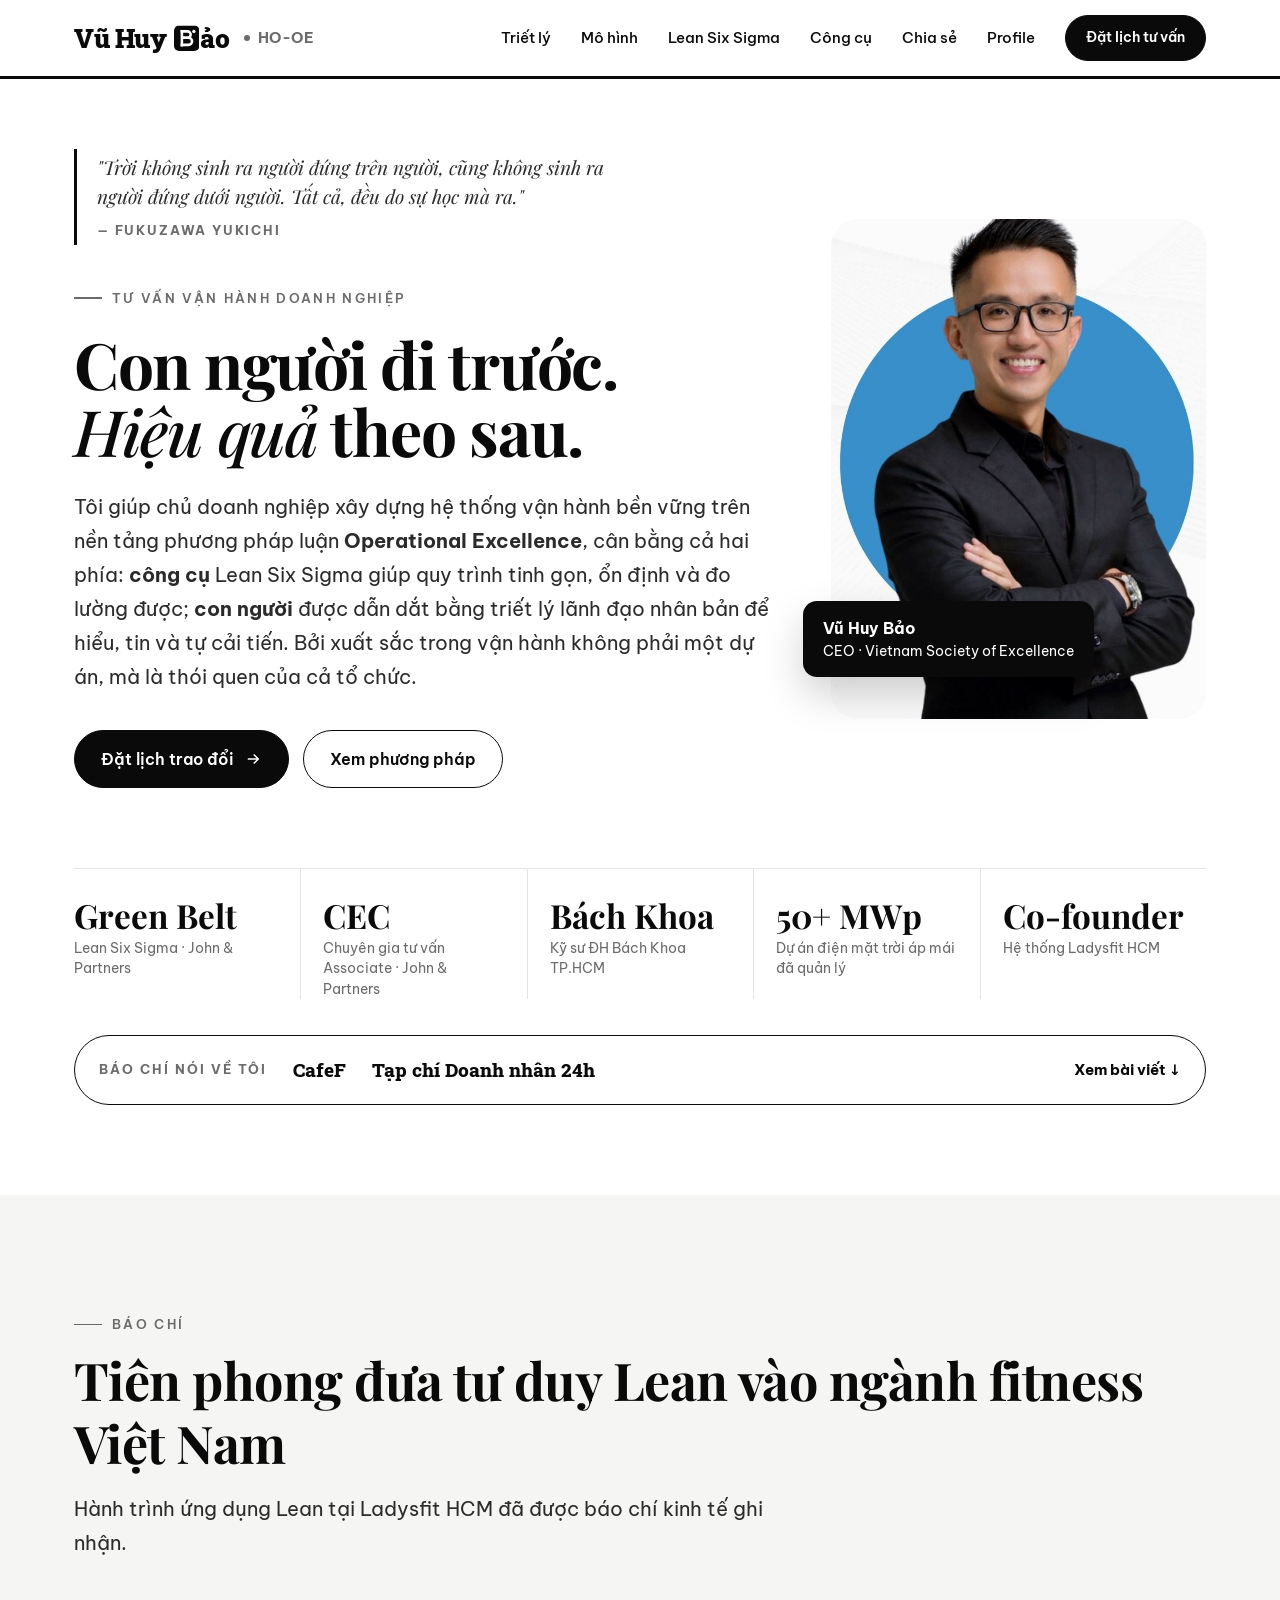
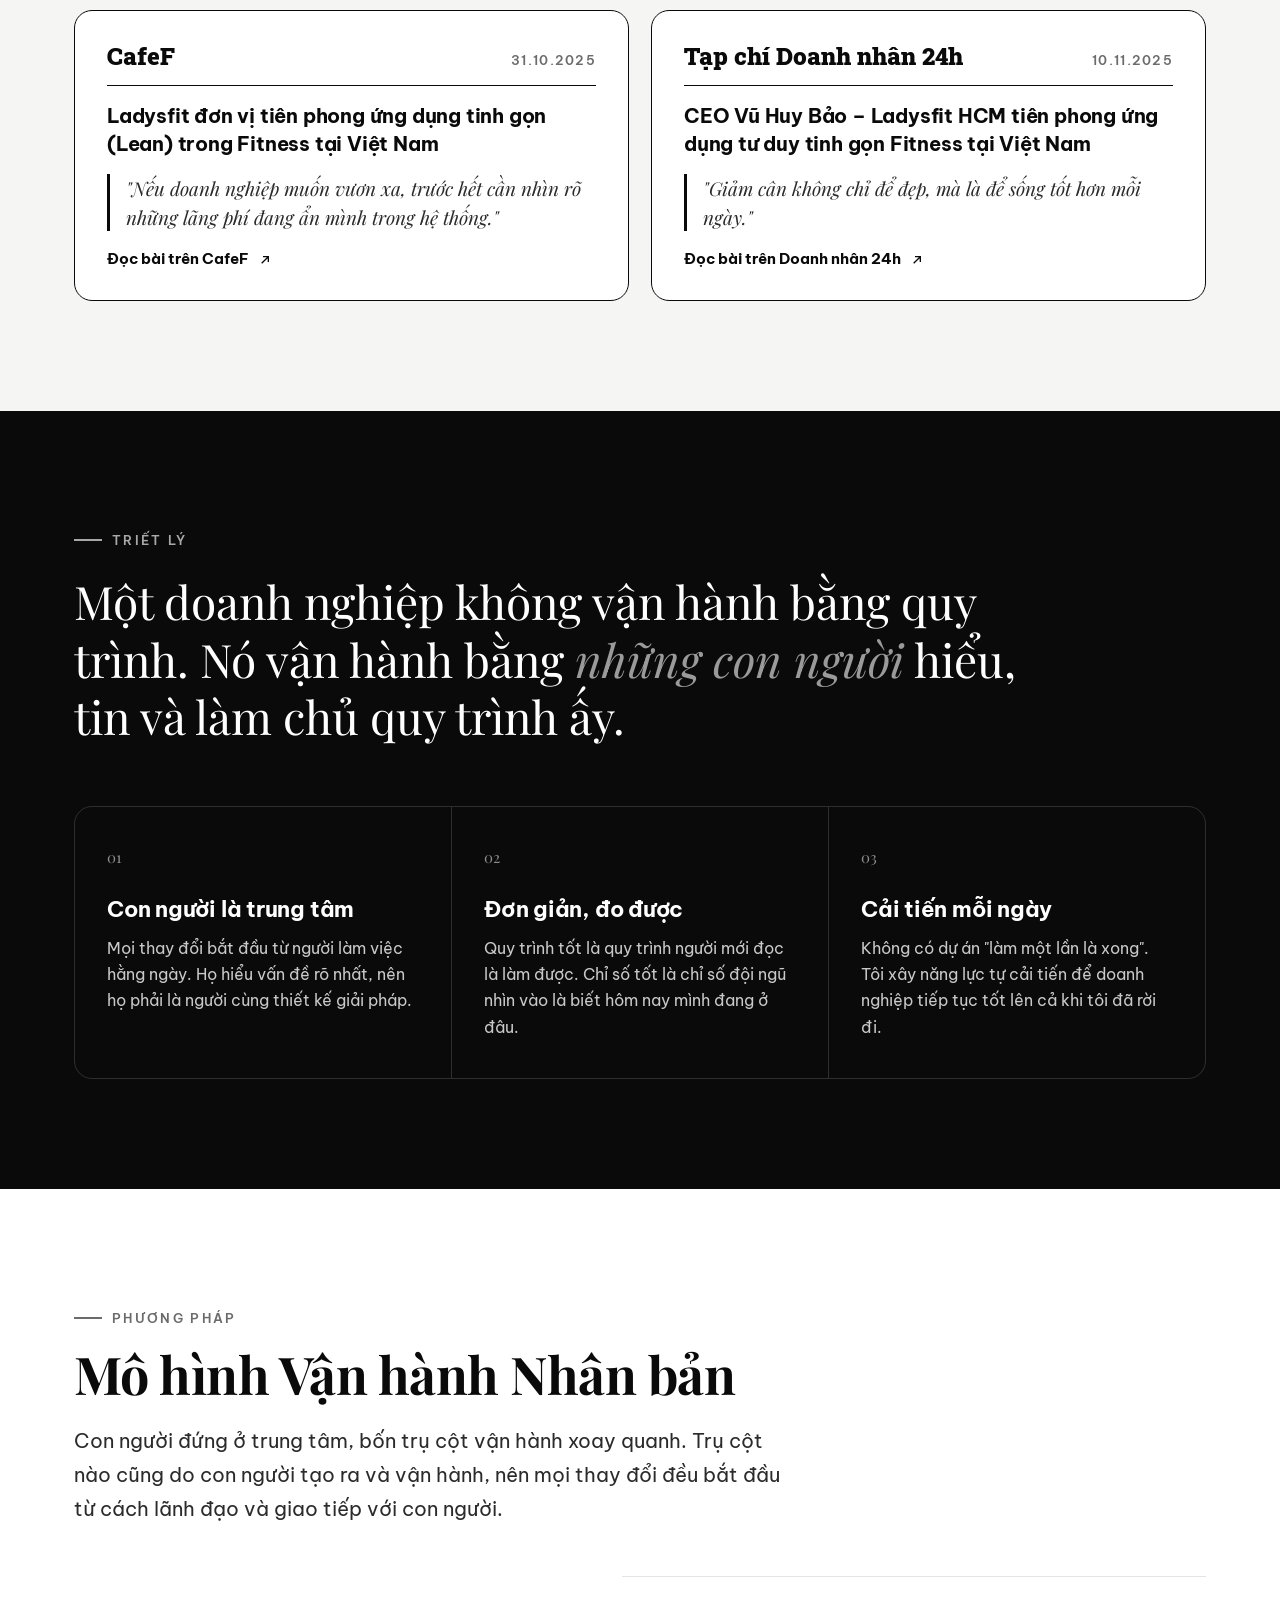
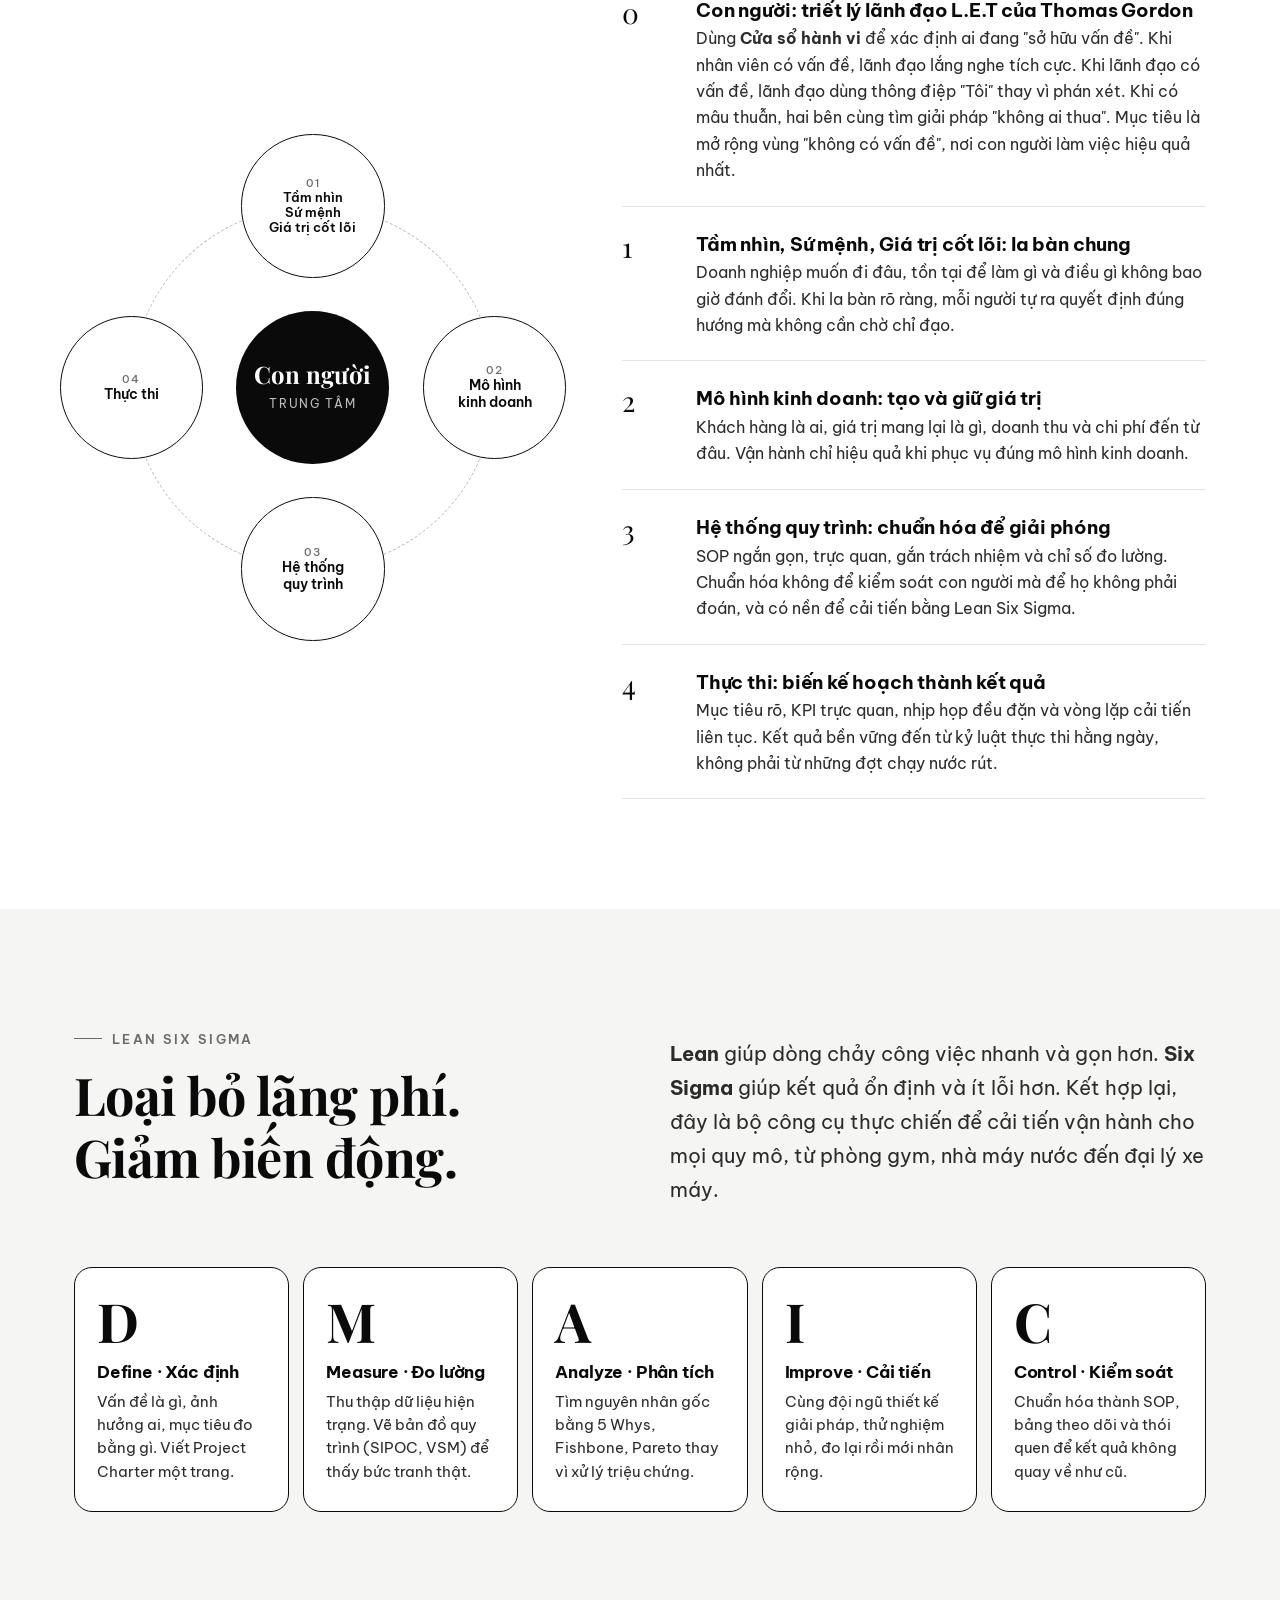
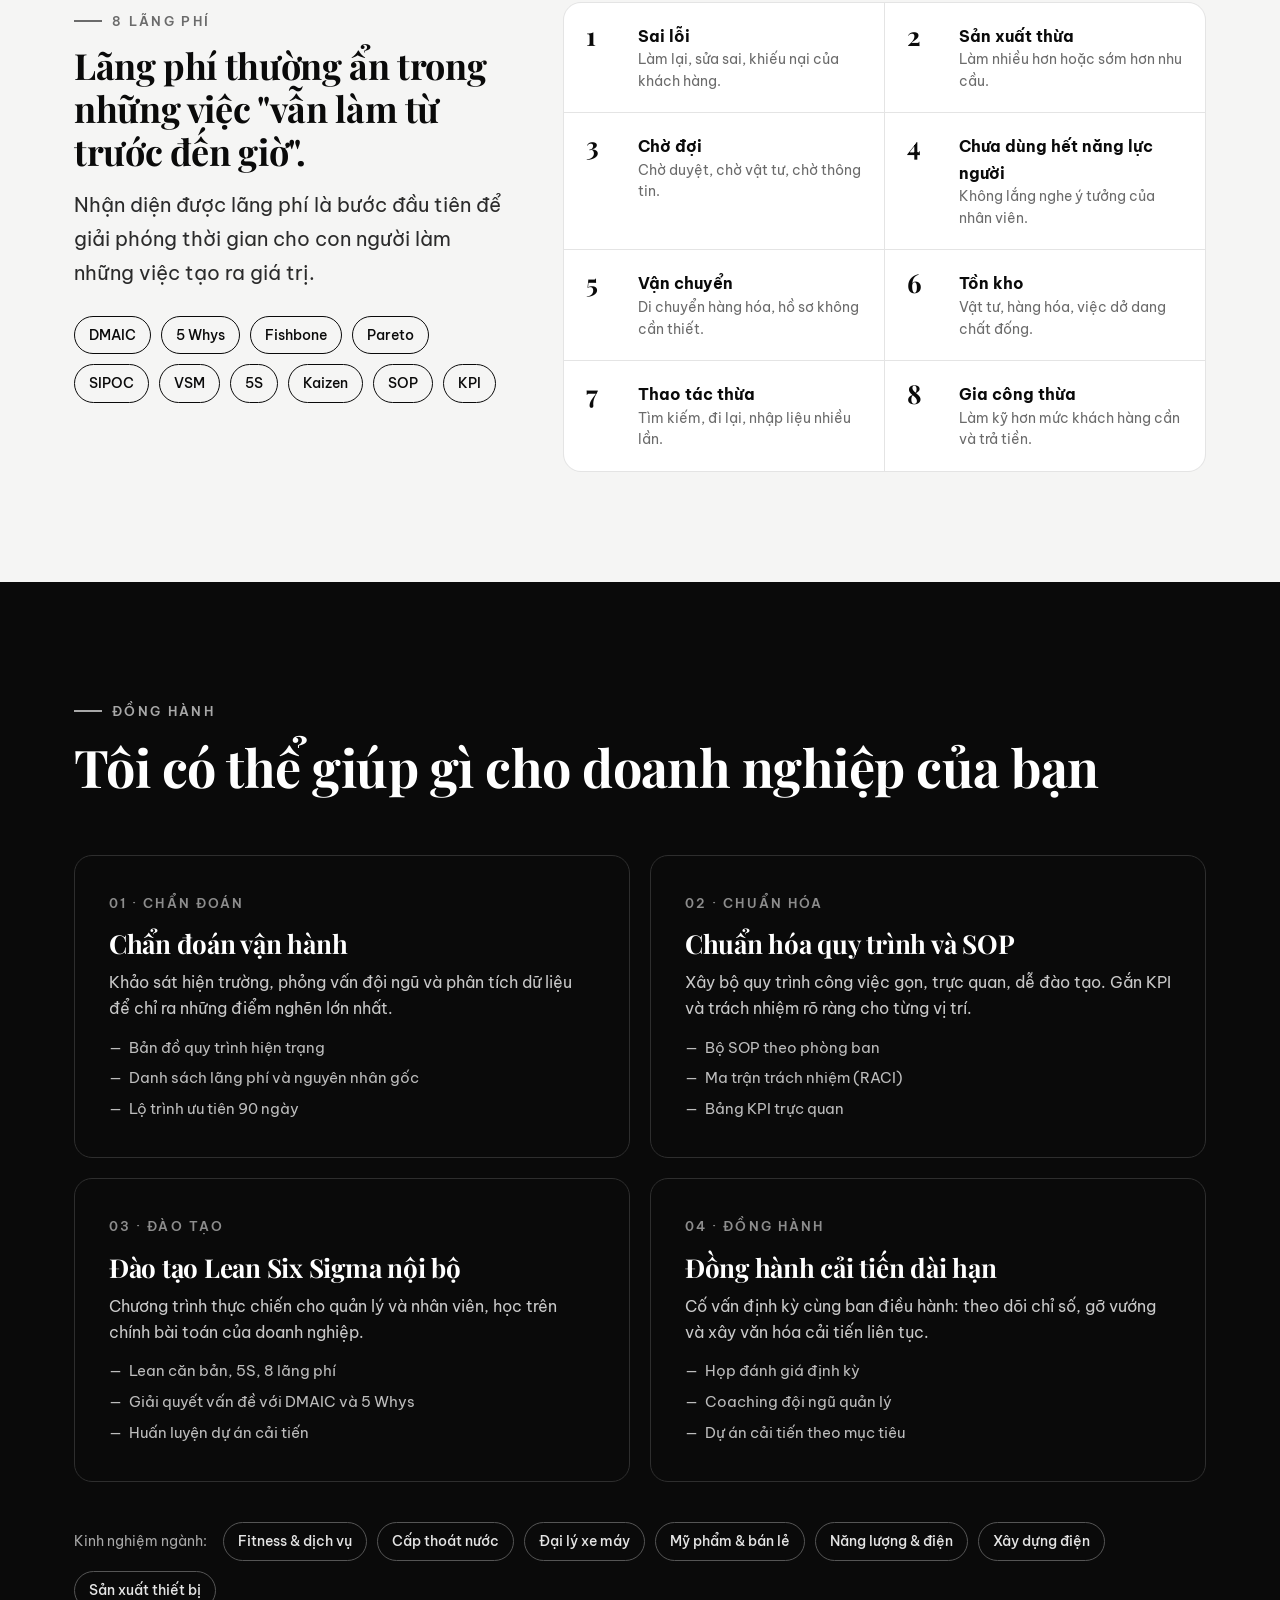
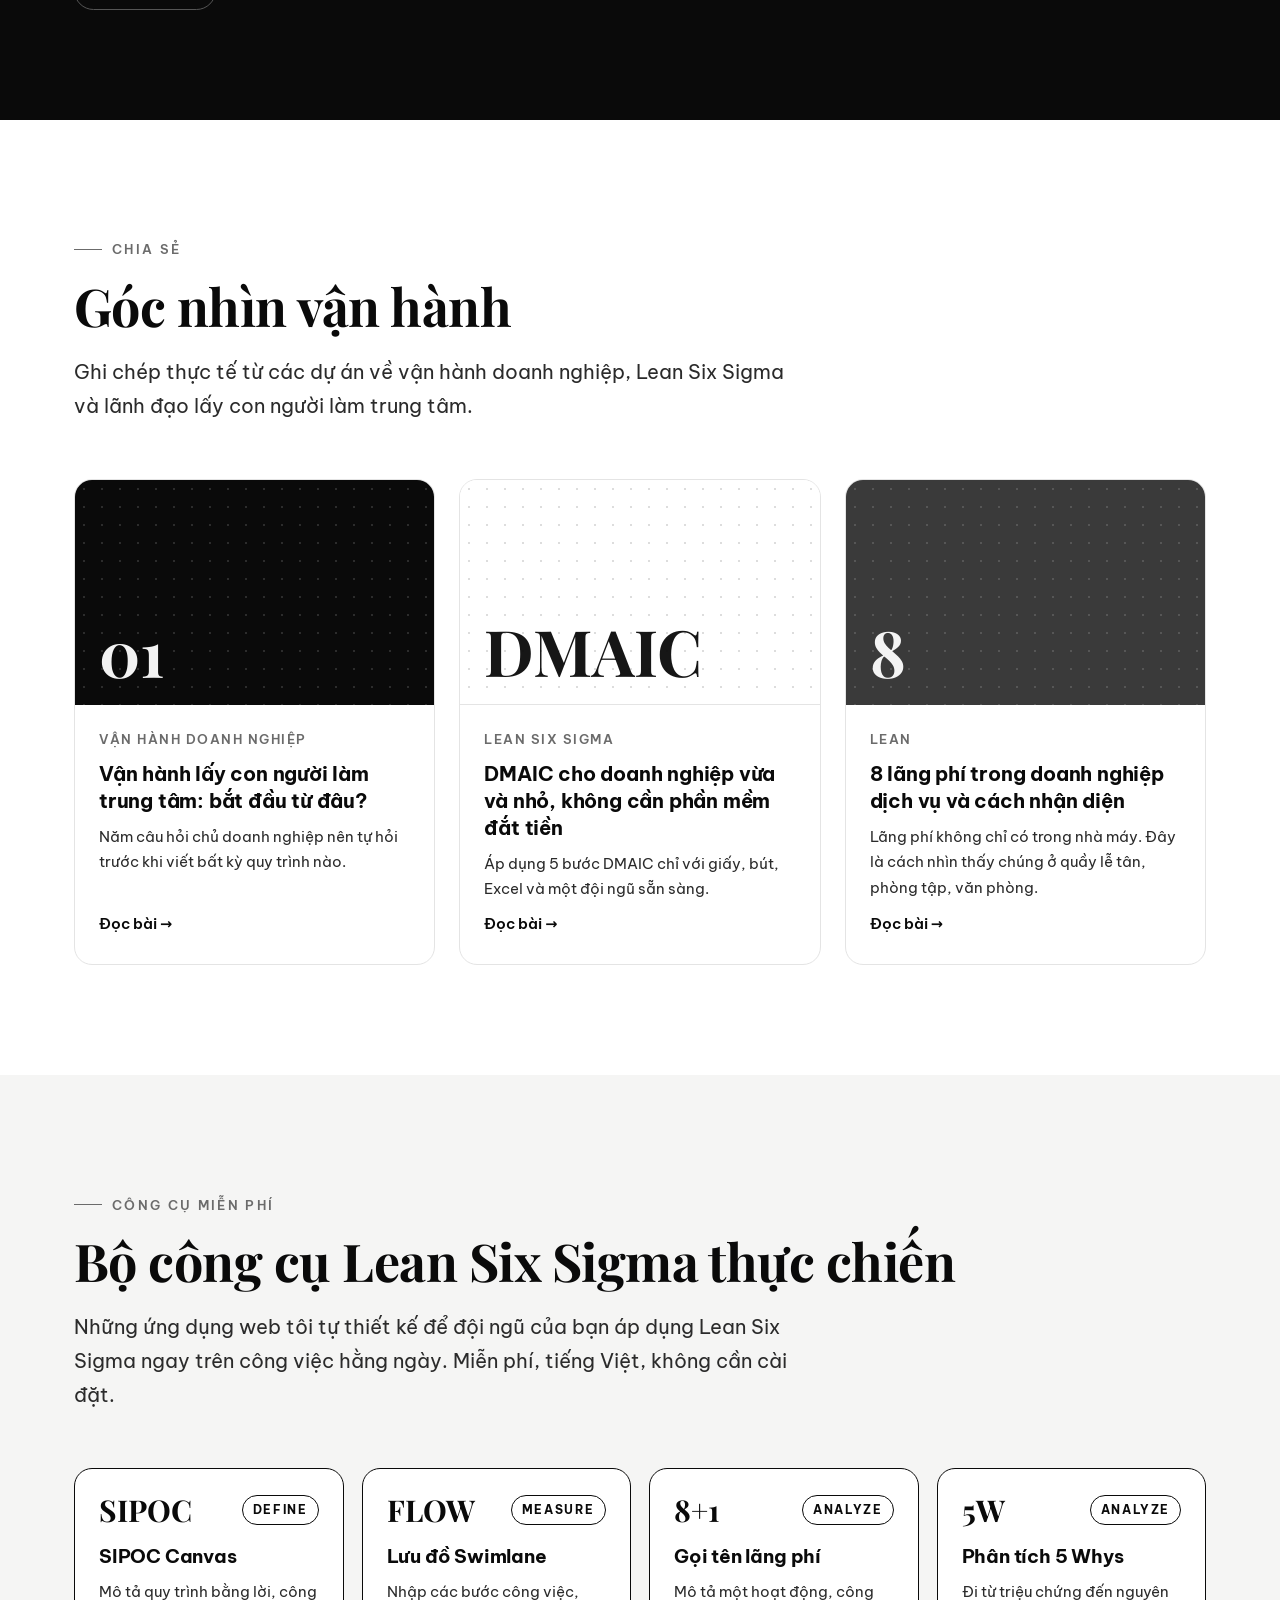
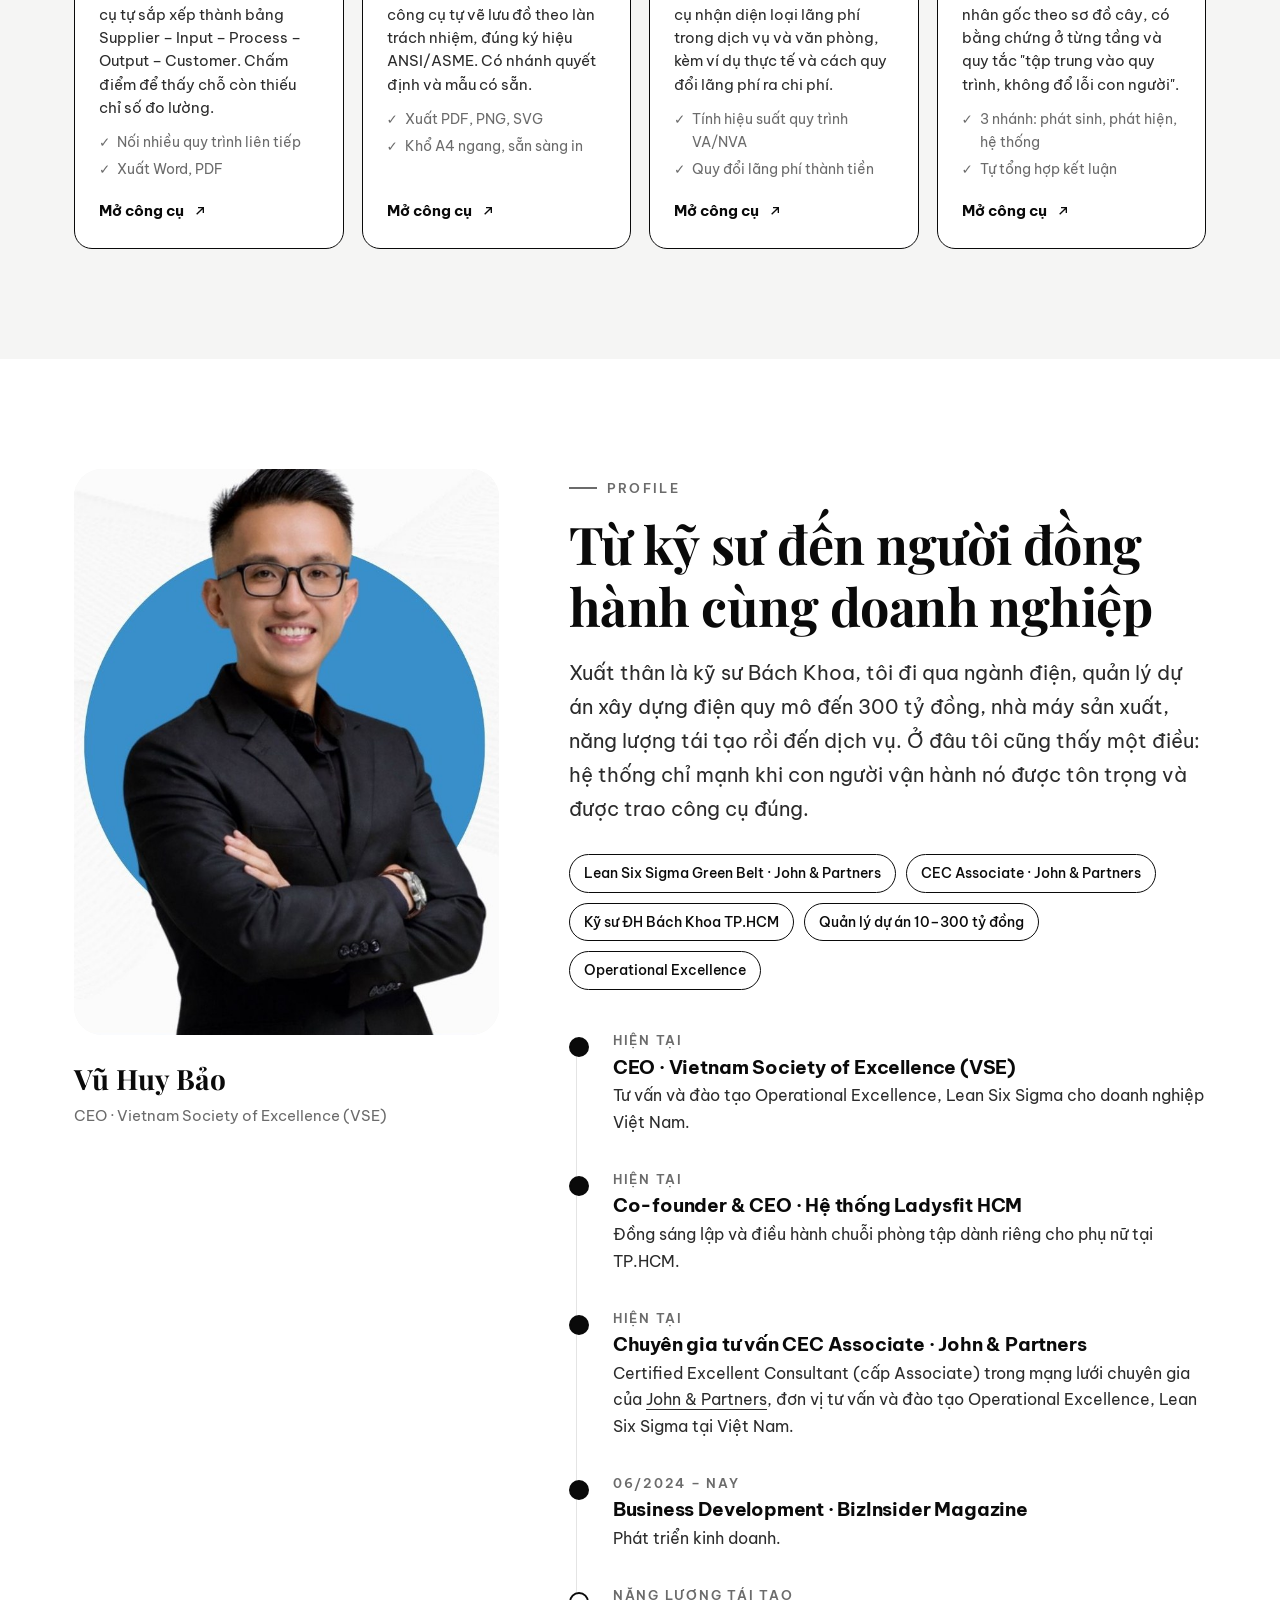
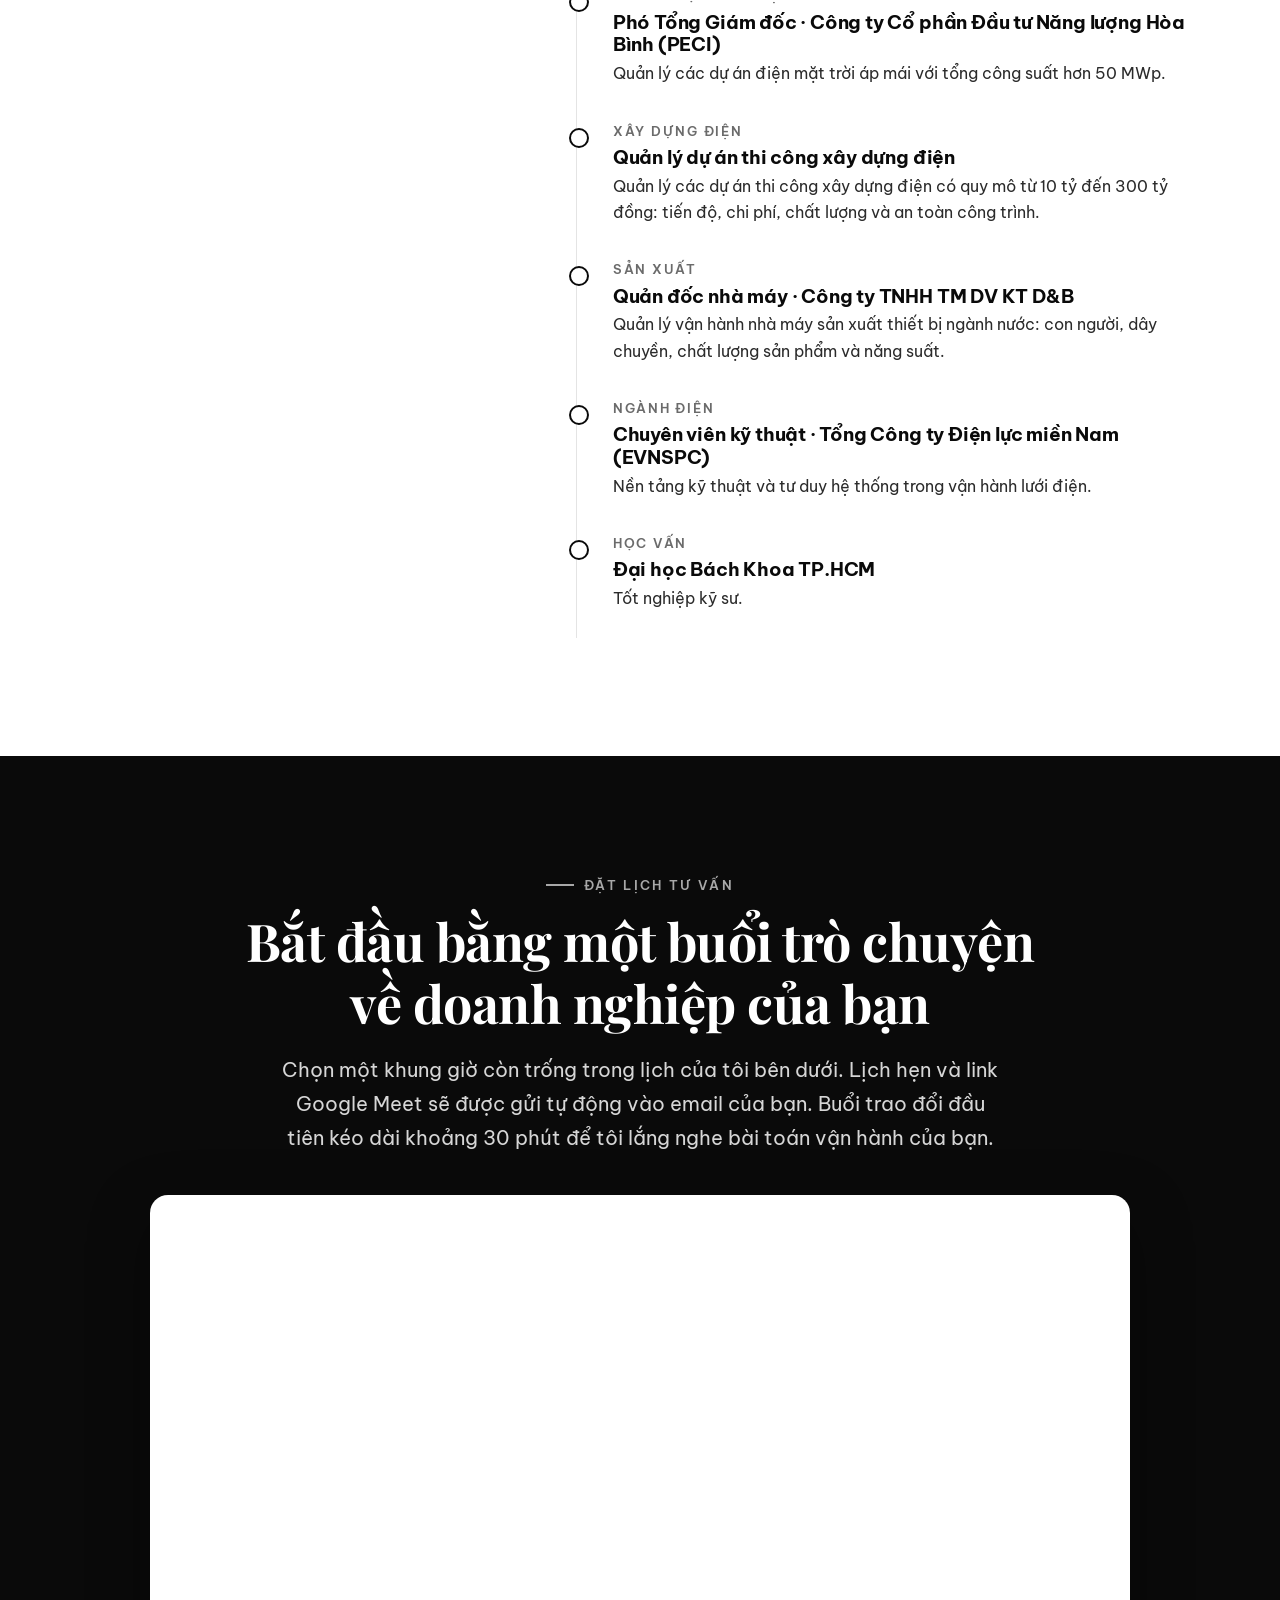
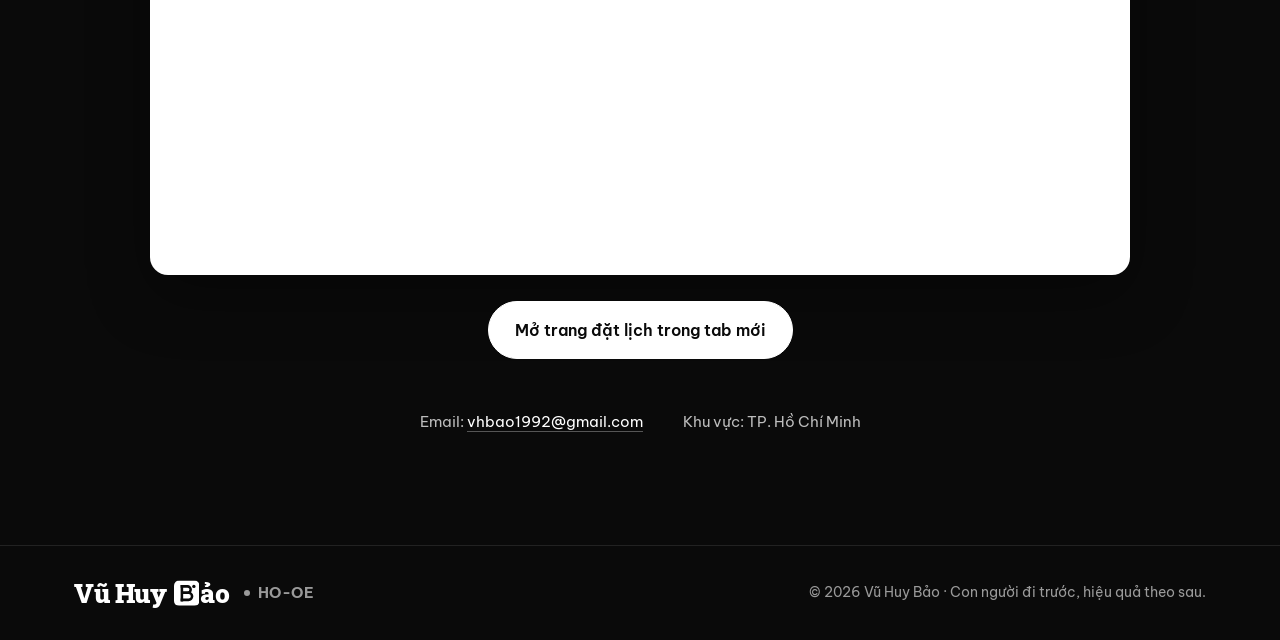
<file: index.html>
<!doctype html>
<html lang="vi">
<head>
<meta charset="utf-8">
<meta name="viewport" content="width=device-width, initial-scale=1">
<title>Vũ Huy Bảo · Tư vấn Vận hành Doanh nghiệp lấy Con người làm Trung tâm</title>
<meta name="description" content="Vũ Huy Bảo — chuyên gia tư vấn vận hành doanh nghiệp, Lean Six Sigma Green Belt, chuyên gia CEC John &amp; Partners, CEO Vietnam Society of Excellence. Vận hành lấy con người làm trung tâm.">
<link rel="canonical" href="https://vuhuybao.com/">
<meta property="og:type" content="website">
<meta property="og:title" content="Vũ Huy Bảo · Con người đi trước, hiệu quả theo sau">
<meta property="og:description" content="Tư vấn vận hành doanh nghiệp lấy con người làm trung tâm · Lean Six Sigma.">
<meta property="og:url" content="https://vuhuybao.com/">
<meta property="og:image" content="https://vuhuybao.com/assets/img/og-image.jpg">
<meta name="theme-color" content="#0a0a0a">
<link rel="icon" href="favicon.ico?v=3" sizes="any">
<link rel="icon" type="image/png" sizes="32x32" href="assets/img/favicon-32.png?v=3">
<link rel="apple-touch-icon" href="assets/img/apple-touch-icon.png">
<link rel="manifest" href="site.webmanifest">
<link rel="preconnect" href="https://fonts.googleapis.com">
<link rel="preconnect" href="https://fonts.gstatic.com" crossorigin>
<link href="https://fonts.googleapis.com/css2?family=Be+Vietnam+Pro:wght@400;500;600;700&family=Roboto+Slab:wght@800;900&family=Playfair+Display:ital,wght@0,500;0,700;1,500&display=swap" rel="stylesheet">
<link rel="stylesheet" href="assets/css/style.css?v=20260929e">
<script type="application/ld+json">
{"@context":"https://schema.org","@type":"Person","name":"Vũ Huy Bảo","url":"https://vuhuybao.com/","image":"https://vuhuybao.com/assets/img/portrait.jpg","jobTitle":"Chuyên gia tư vấn vận hành doanh nghiệp","worksFor":{"@type":"Organization","name":"Vietnam Society of Excellence"},"alumniOf":"Đại học Bách Khoa TP.HCM","address":{"@type":"PostalAddress","addressLocality":"TP. Hồ Chí Minh","addressCountry":"VN"}}
</script>
</head>
<body>

<header class="header" id="top">
  <div class="container nav">
    <a href="#top" class="brand" aria-label="Về đầu trang">
      <span class="wm">Vũ Huy <svg class="wm-b" viewBox="0 0 100 100" role="img" aria-label="B"><rect width="100" height="100" rx="20" class="wb-bg"/><g class="wb-fg" fill="none" stroke-width="10"><path d="M31 18V82"/><path d="M26 23H53a12.5 12.5 0 0 1 0 25H31"/><path d="M31 48H57a14 14 0 0 1 0 28H26"/></g><circle cx="78" cy="23" r="6.5" class="wb-dot"/></svg>ảo</span><span class="wm-tag" title="Human Oriented – Operational Excellence">HO-OE</span>
    </a>
    <button class="burger" aria-label="Mở menu" aria-expanded="false"><span></span><span></span><span></span></button>
    <ul class="menu">
      <li><a href="#triet-ly">Triết lý</a></li>
      <li><a href="#mo-hinh">Mô hình</a></li>
      <li><a href="#lean-six-sigma">Lean Six Sigma</a></li>
      <li><a href="#cong-cu">Công cụ</a></li>
      <li><a href="#chia-se">Chia sẻ</a></li>
      <li><a href="#profile">Profile</a></li>
      <li><a href="#lien-he" class="btn btn-dark">Đặt lịch tư vấn</a></li>
    </ul>
  </div>
</header>

<main>
<!-- HERO -->
<section class="hero">
  <div class="container">
    <div class="hero-grid">
      <div class="reveal">
        <figure class="epigraph">
          <blockquote>"Trời không sinh ra người đứng trên người, cũng không sinh ra người đứng dưới người. Tất cả, đều do sự học mà ra."</blockquote>
          <figcaption>Fukuzawa Yukichi</figcaption>
        </figure>
        <span class="eyebrow">Tư vấn vận hành doanh nghiệp</span>
        <h1><span class="nw">Con người đi trước.</span><br><em>Hiệu quả</em> theo sau.</h1>
        <p class="lead">Tôi giúp chủ doanh nghiệp xây dựng hệ thống vận hành bền vững trên nền tảng phương pháp luận <b>Operational Excellence</b>, cân bằng cả hai phía: <b>công cụ</b> Lean Six Sigma giúp quy trình tinh gọn, ổn định và đo lường được; <b>con người</b> được dẫn dắt bằng triết lý lãnh đạo nhân bản để hiểu, tin và tự cải tiến. Bởi xuất sắc trong vận hành không phải một dự án, mà là thói quen của cả tổ chức.</p>
        <div class="hero-cta">
          <a href="#lien-he" class="btn btn-dark">Đặt lịch trao đổi
            <svg width="16" height="16" viewBox="0 0 24 24" fill="none" stroke="currentColor" stroke-width="2"><path d="M5 12h14M13 6l6 6-6 6"/></svg></a>
          <a href="#mo-hinh" class="btn btn-ghost">Xem phương pháp</a>
        </div>
      </div>
      <div class="hero-photo reveal">
        <div class="frame"><img src="assets/img/portrait.jpg" alt="Chân dung Vũ Huy Bảo" width="666" height="887"></div>
        <div class="tag"><b>Vũ Huy Bảo</b>CEO · Vietnam Society of Excellence</div>
      </div>
    </div>
    <div class="stats reveal">
      <div class="stat"><b>Green Belt</b><span>Lean Six Sigma · John &amp; Partners</span></div>
      <div class="stat"><b>CEC</b><span title="Certified Excellent Consultant">Chuyên gia tư vấn Associate · John &amp; Partners</span></div>
      <div class="stat"><b>Bách Khoa</b><span>Kỹ sư ĐH Bách Khoa TP.HCM</span></div>
      <div class="stat"><b>50+ MWp</b><span>Dự án điện mặt trời áp mái đã quản lý</span></div>
      <div class="stat"><b>Co-founder</b><span>Hệ thống Ladysfit HCM</span></div>
    </div>
    <a class="press-strip reveal" href="#bao-chi">
      <span class="ps-label">Báo chí nói về tôi</span>
      <span class="ps-name">CafeF</span>
      <span class="ps-name">Tạp chí Doanh nhân 24h</span>
      <span class="ps-go">Xem bài viết ↓</span>
    </a>
  </div>
</section>

<!-- PRESS -->
<section class="press" id="bao-chi">
  <div class="container">
    <span class="eyebrow reveal">Báo chí</span>
    <h2 class="title reveal">Tiên phong đưa tư duy Lean vào ngành fitness Việt Nam</h2>
    <p class="lead reveal">Hành trình ứng dụng Lean tại Ladysfit HCM đã được báo chí kinh tế ghi nhận.</p>
    <div class="press-grid">
      <a class="press-card reveal" href="https://cafef.vn/ladysfit-don-vi-tien-phong-ung-dung-tinh-gon-lean-trong-fitness-tai-viet-nam-188251030165052215.chn" target="_blank" rel="noopener">
        <div class="pc-head"><span class="pc-outlet">CafeF</span><span class="pc-date">31.10.2025</span></div>
        <h3>Ladysfit đơn vị tiên phong ứng dụng tinh gọn (Lean) trong Fitness tại Việt Nam</h3>
        <blockquote>"Nếu doanh nghiệp muốn vươn xa, trước hết cần nhìn rõ những lãng phí đang ẩn mình trong hệ thống."</blockquote>
        <span class="pc-go">Đọc bài trên CafeF <svg width="16" height="16" viewBox="0 0 24 24" fill="none" stroke="currentColor" stroke-width="2"><path d="M7 17L17 7M9 7h8v8"/></svg></span>
      </a>
      <a class="press-card reveal" href="https://tapchidoanhnhan24h.com/ceo-vu-huy-bao-ladysfit-hcm-tien-phong-ung-dung-tu-duy-tinh-gon-fitness-tai-viet-nam/" target="_blank" rel="noopener">
        <div class="pc-head"><span class="pc-outlet">Tạp chí Doanh nhân 24h</span><span class="pc-date">10.11.2025</span></div>
        <h3>CEO Vũ Huy Bảo – Ladysfit HCM tiên phong ứng dụng tư duy tinh gọn Fitness tại Việt Nam</h3>
        <blockquote>"Giảm cân không chỉ để đẹp, mà là để sống tốt hơn mỗi ngày."</blockquote>
        <span class="pc-go">Đọc bài trên Doanh nhân 24h <svg width="16" height="16" viewBox="0 0 24 24" fill="none" stroke="currentColor" stroke-width="2"><path d="M7 17L17 7M9 7h8v8"/></svg></span>
      </a>
    </div>
  </div>
</section>

<!-- PHILOSOPHY -->
<section class="section-dark" id="triet-ly">
  <div class="container">
    <span class="eyebrow reveal">Triết lý</span>
    <p class="quote reveal">Một doanh nghiệp không vận hành bằng quy trình. Nó vận hành bằng <em>những con người</em> hiểu, tin và làm chủ quy trình ấy.</p>
    <div class="pillars3">
      <div class="p reveal">
        <div class="num">01</div>
        <h3>Con người là trung tâm</h3>
        <p>Mọi thay đổi bắt đầu từ người làm việc hằng ngày. Họ hiểu vấn đề rõ nhất, nên họ phải là người cùng thiết kế giải pháp.</p>
      </div>
      <div class="p reveal">
        <div class="num">02</div>
        <h3>Đơn giản, đo được</h3>
        <p>Quy trình tốt là quy trình người mới đọc là làm được. Chỉ số tốt là chỉ số đội ngũ nhìn vào là biết hôm nay mình đang ở đâu.</p>
      </div>
      <div class="p reveal">
        <div class="num">03</div>
        <h3>Cải tiến mỗi ngày</h3>
        <p>Không có dự án "làm một lần là xong". Tôi xây năng lực tự cải tiến để doanh nghiệp tiếp tục tốt lên cả khi tôi đã rời đi.</p>
      </div>
    </div>
  </div>
</section>

<!-- MODEL -->
<section id="mo-hinh">
  <div class="container">
    <span class="eyebrow reveal">Phương pháp</span>
    <h2 class="title reveal">Mô hình Vận hành Nhân bản</h2>
    <p class="lead reveal">Con người đứng ở trung tâm, bốn trụ cột vận hành xoay quanh. Trụ cột nào cũng do con người tạo ra và vận hành, nên mọi thay đổi đều bắt đầu từ cách lãnh đạo và giao tiếp với con người.</p>
    <div class="model">
      <div class="model-diagram reveal" aria-hidden="true">
        <div class="ring"></div>
        <div class="core"><b>Con người</b><span>Trung tâm</span></div>
        <div class="node n1"><small>01</small>Tầm nhìn<br>Sứ mệnh<br>Giá trị cốt lõi</div>
        <div class="node n2"><small>02</small>Mô hình<br>kinh doanh</div>
        <div class="node n3"><small>03</small>Hệ thống<br>quy trình</div>
        <div class="node n4"><small>04</small>Thực thi</div>
      </div>
      <ul class="model-list">
        <li class="reveal"><span class="k">0</span><div><h3>Con người: triết lý lãnh đạo L.E.T của Thomas Gordon</h3><p>Dùng <b>Cửa sổ hành vi</b> để xác định ai đang "sở hữu vấn đề". Khi nhân viên có vấn đề, lãnh đạo lắng nghe tích cực. Khi lãnh đạo có vấn đề, lãnh đạo dùng thông điệp "Tôi" thay vì phán xét. Khi có mâu thuẫn, hai bên cùng tìm giải pháp "không ai thua". Mục tiêu là mở rộng vùng "không có vấn đề", nơi con người làm việc hiệu quả nhất.</p></div></li>
        <li class="reveal"><span class="k">1</span><div><h3>Tầm nhìn, Sứ mệnh, Giá trị cốt lõi: la bàn chung</h3><p>Doanh nghiệp muốn đi đâu, tồn tại để làm gì và điều gì không bao giờ đánh đổi. Khi la bàn rõ ràng, mỗi người tự ra quyết định đúng hướng mà không cần chờ chỉ đạo.</p></div></li>
        <li class="reveal"><span class="k">2</span><div><h3>Mô hình kinh doanh: tạo và giữ giá trị</h3><p>Khách hàng là ai, giá trị mang lại là gì, doanh thu và chi phí đến từ đâu. Vận hành chỉ hiệu quả khi phục vụ đúng mô hình kinh doanh.</p></div></li>
        <li class="reveal"><span class="k">3</span><div><h3>Hệ thống quy trình: chuẩn hóa để giải phóng</h3><p>SOP ngắn gọn, trực quan, gắn trách nhiệm và chỉ số đo lường. Chuẩn hóa không để kiểm soát con người mà để họ không phải đoán, và có nền để cải tiến bằng Lean Six Sigma.</p></div></li>
        <li class="reveal"><span class="k">4</span><div><h3>Thực thi: biến kế hoạch thành kết quả</h3><p>Mục tiêu rõ, KPI trực quan, nhịp họp đều đặn và vòng lặp cải tiến liên tục. Kết quả bền vững đến từ kỷ luật thực thi hằng ngày, không phải từ những đợt chạy nước rút.</p></div></li>
      </ul>
    </div>
  </div>
</section>

<!-- LEAN SIX SIGMA -->
<section class="section-soft" id="lean-six-sigma">
  <div class="container">
    <div class="lss-head">
      <div>
        <span class="eyebrow reveal">Lean Six Sigma</span>
        <h2 class="title reveal">Loại bỏ lãng phí.<br>Giảm biến động.</h2>
      </div>
      <p class="lead reveal"><b>Lean</b> giúp dòng chảy công việc nhanh và gọn hơn. <b>Six Sigma</b> giúp kết quả ổn định và ít lỗi hơn. Kết hợp lại, đây là bộ công cụ thực chiến để cải tiến vận hành cho mọi quy mô, từ phòng gym, nhà máy nước đến đại lý xe máy.</p>
    </div>

    <div class="dmaic">
      <div class="step reveal"><div class="letter">D</div><h3>Define · Xác định</h3><p>Vấn đề là gì, ảnh hưởng ai, mục tiêu đo bằng gì. Viết Project Charter một trang.</p></div>
      <div class="step reveal"><div class="letter">M</div><h3>Measure · Đo lường</h3><p>Thu thập dữ liệu hiện trạng. Vẽ bản đồ quy trình (SIPOC, VSM) để thấy bức tranh thật.</p></div>
      <div class="step reveal"><div class="letter">A</div><h3>Analyze · Phân tích</h3><p>Tìm nguyên nhân gốc bằng 5 Whys, Fishbone, Pareto thay vì xử lý triệu chứng.</p></div>
      <div class="step reveal"><div class="letter">I</div><h3>Improve · Cải tiến</h3><p>Cùng đội ngũ thiết kế giải pháp, thử nghiệm nhỏ, đo lại rồi mới nhân rộng.</p></div>
      <div class="step reveal"><div class="letter">C</div><h3>Control · Kiểm soát</h3><p>Chuẩn hóa thành SOP, bảng theo dõi và thói quen để kết quả không quay về như cũ.</p></div>
    </div>

    <div class="wastes-wrap">
      <div class="reveal">
        <span class="eyebrow">8 lãng phí</span>
        <h3 class="sub">Lãng phí thường ẩn trong những việc "vẫn làm từ trước đến giờ".</h3>
        <p class="lead">Nhận diện được lãng phí là bước đầu tiên để giải phóng thời gian cho con người làm những việc tạo ra giá trị.</p>
        <div class="tools">
          <span class="chip">DMAIC</span><span class="chip">5 Whys</span><span class="chip">Fishbone</span><span class="chip">Pareto</span><span class="chip">SIPOC</span><span class="chip">VSM</span><span class="chip">5S</span><span class="chip">Kaizen</span><span class="chip">SOP</span><span class="chip">KPI</span>
        </div>
      </div>
      <div class="wastes reveal">
        <div class="waste"><b>1</b><div><h4>Sai lỗi</h4><p>Làm lại, sửa sai, khiếu nại của khách hàng.</p></div></div>
        <div class="waste"><b>2</b><div><h4>Sản xuất thừa</h4><p>Làm nhiều hơn hoặc sớm hơn nhu cầu.</p></div></div>
        <div class="waste"><b>3</b><div><h4>Chờ đợi</h4><p>Chờ duyệt, chờ vật tư, chờ thông tin.</p></div></div>
        <div class="waste"><b>4</b><div><h4>Chưa dùng hết năng lực người</h4><p>Không lắng nghe ý tưởng của nhân viên.</p></div></div>
        <div class="waste"><b>5</b><div><h4>Vận chuyển</h4><p>Di chuyển hàng hóa, hồ sơ không cần thiết.</p></div></div>
        <div class="waste"><b>6</b><div><h4>Tồn kho</h4><p>Vật tư, hàng hóa, việc dở dang chất đống.</p></div></div>
        <div class="waste"><b>7</b><div><h4>Thao tác thừa</h4><p>Tìm kiếm, đi lại, nhập liệu nhiều lần.</p></div></div>
        <div class="waste"><b>8</b><div><h4>Gia công thừa</h4><p>Làm kỹ hơn mức khách hàng cần và trả tiền.</p></div></div>
      </div>
    </div>
  </div>
</section>

<!-- SERVICES -->
<section class="section-dark" id="dich-vu">
  <div class="container">
    <span class="eyebrow reveal">Đồng hành</span>
    <h2 class="title reveal">Tôi có thể giúp gì cho doanh nghiệp của bạn</h2>
    <div class="services">
      <div class="svc reveal">
        <div class="idx">01 · CHẨN ĐOÁN</div>
        <h3>Chẩn đoán vận hành</h3>
        <p>Khảo sát hiện trường, phỏng vấn đội ngũ và phân tích dữ liệu để chỉ ra những điểm nghẽn lớn nhất.</p>
        <ul><li>Bản đồ quy trình hiện trạng</li><li>Danh sách lãng phí và nguyên nhân gốc</li><li>Lộ trình ưu tiên 90 ngày</li></ul>
      </div>
      <div class="svc reveal">
        <div class="idx">02 · CHUẨN HÓA</div>
        <h3>Chuẩn hóa quy trình và SOP</h3>
        <p>Xây bộ quy trình công việc gọn, trực quan, dễ đào tạo. Gắn KPI và trách nhiệm rõ ràng cho từng vị trí.</p>
        <ul><li>Bộ SOP theo phòng ban</li><li>Ma trận trách nhiệm (RACI)</li><li>Bảng KPI trực quan</li></ul>
      </div>
      <div class="svc reveal">
        <div class="idx">03 · ĐÀO TẠO</div>
        <h3>Đào tạo Lean Six Sigma nội bộ</h3>
        <p>Chương trình thực chiến cho quản lý và nhân viên, học trên chính bài toán của doanh nghiệp.</p>
        <ul><li>Lean căn bản, 5S, 8 lãng phí</li><li>Giải quyết vấn đề với DMAIC và 5 Whys</li><li>Huấn luyện dự án cải tiến</li></ul>
      </div>
      <div class="svc reveal">
        <div class="idx">04 · ĐỒNG HÀNH</div>
        <h3>Đồng hành cải tiến dài hạn</h3>
        <p>Cố vấn định kỳ cùng ban điều hành: theo dõi chỉ số, gỡ vướng và xây văn hóa cải tiến liên tục.</p>
        <ul><li>Họp đánh giá định kỳ</li><li>Coaching đội ngũ quản lý</li><li>Dự án cải tiến theo mục tiêu</li></ul>
      </div>
    </div>
    <div class="industries reveal">
      <span class="label">Kinh nghiệm ngành:</span>
      <span class="chip">Fitness &amp; dịch vụ</span><span class="chip">Cấp thoát nước</span><span class="chip">Đại lý xe máy</span><span class="chip">Mỹ phẩm &amp; bán lẻ</span><span class="chip">Năng lượng &amp; điện</span><span class="chip">Xây dựng điện</span><span class="chip">Sản xuất thiết bị</span>
    </div>
  </div>
</section>

<!-- ARTICLES -->
<section id="chia-se">
  <div class="container">
    <span class="eyebrow reveal">Chia sẻ</span>
    <h2 class="title reveal">Góc nhìn vận hành</h2>
    <p class="lead reveal">Ghi chép thực tế từ các dự án về vận hành doanh nghiệp, Lean Six Sigma và lãnh đạo lấy con người làm trung tâm.</p>
    <div class="articles">
      <a class="card reveal" href="bai-viet/van-hanh-lay-con-nguoi-lam-trung-tam.html">
        <div class="cover"><div class="pattern"></div><span class="big">01</span></div>
        <div class="body"><span class="meta">Vận hành doanh nghiệp</span><h3>Vận hành lấy con người làm trung tâm: bắt đầu từ đâu?</h3><p>Năm câu hỏi chủ doanh nghiệp nên tự hỏi trước khi viết bất kỳ quy trình nào.</p><span class="more">Đọc bài →</span></div>
      </a>
      <a class="card reveal" href="bai-viet/dmaic-cho-doanh-nghiep-vua-va-nho.html">
        <div class="cover alt"><div class="pattern"></div><span class="big">DMAIC</span></div>
        <div class="body"><span class="meta">Lean Six Sigma</span><h3>DMAIC cho doanh nghiệp vừa và nhỏ, không cần phần mềm đắt tiền</h3><p>Áp dụng 5 bước DMAIC chỉ với giấy, bút, Excel và một đội ngũ sẵn sàng.</p><span class="more">Đọc bài →</span></div>
      </a>
      <a class="card reveal" href="bai-viet/8-lang-phi-trong-doanh-nghiep-dich-vu.html">
        <div class="cover mid"><div class="pattern"></div><span class="big">8</span></div>
        <div class="body"><span class="meta">Lean</span><h3>8 lãng phí trong doanh nghiệp dịch vụ và cách nhận diện</h3><p>Lãng phí không chỉ có trong nhà máy. Đây là cách nhìn thấy chúng ở quầy lễ tân, phòng tập, văn phòng.</p><span class="more">Đọc bài →</span></div>
      </a>
    </div>
  </div>
</section>

<!-- TOOLS -->
<section class="section-soft" id="cong-cu">
  <div class="container">
    <span class="eyebrow reveal">Công cụ miễn phí</span>
    <h2 class="title reveal">Bộ công cụ Lean Six Sigma thực chiến</h2>
    <p class="lead reveal">Những ứng dụng web tôi tự thiết kế để đội ngũ của bạn áp dụng Lean Six Sigma ngay trên công việc hằng ngày. Miễn phí, tiếng Việt, không cần cài đặt.</p>
    <div class="tools-grid">
      <a class="tool reveal" href="https://sipoctool.netlify.app/" target="_blank" rel="noopener">
        <div class="tool-top"><span class="tool-code">SIPOC</span><span class="tool-phase">Define</span></div>
        <h3>SIPOC Canvas</h3>
        <p>Mô tả quy trình bằng lời, công cụ tự sắp xếp thành bảng Supplier – Input – Process – Output – Customer. Chấm điểm để thấy chỗ còn thiếu chỉ số đo lường.</p>
        <ul><li>Nối nhiều quy trình liên tiếp</li><li>Xuất Word, PDF</li></ul>
        <span class="tool-go">Mở công cụ <svg width="16" height="16" viewBox="0 0 24 24" fill="none" stroke="currentColor" stroke-width="2"><path d="M7 17L17 7M9 7h8v8"/></svg></span>
      </a>
      <a class="tool reveal" href="https://ladysfitprocessbuilder.netlify.app/" target="_blank" rel="noopener">
        <div class="tool-top"><span class="tool-code">FLOW</span><span class="tool-phase">Measure</span></div>
        <h3>Lưu đồ Swimlane</h3>
        <p>Nhập các bước công việc, công cụ tự vẽ lưu đồ theo làn trách nhiệm, đúng ký hiệu ANSI/ASME. Có nhánh quyết định và mẫu có sẵn.</p>
        <ul><li>Xuất PDF, PNG, SVG</li><li>Khổ A4 ngang, sẵn sàng in</li></ul>
        <span class="tool-go">Mở công cụ <svg width="16" height="16" viewBox="0 0 24 24" fill="none" stroke="currentColor" stroke-width="2"><path d="M7 17L17 7M9 7h8v8"/></svg></span>
      </a>
      <a class="tool reveal" href="https://8wastesdefine.netlify.app/" target="_blank" rel="noopener">
        <div class="tool-top"><span class="tool-code">8+1</span><span class="tool-phase">Analyze</span></div>
        <h3>Gọi tên lãng phí</h3>
        <p>Mô tả một hoạt động, công cụ nhận diện loại lãng phí trong dịch vụ và văn phòng, kèm ví dụ thực tế và cách quy đổi lãng phí ra chi phí.</p>
        <ul><li>Tính hiệu suất quy trình VA/NVA</li><li>Quy đổi lãng phí thành tiền</li></ul>
        <span class="tool-go">Mở công cụ <svg width="16" height="16" viewBox="0 0 24 24" fill="none" stroke="currentColor" stroke-width="2"><path d="M7 17L17 7M9 7h8v8"/></svg></span>
      </a>
      <a class="tool reveal" href="https://rootcause5whys.netlify.app/" target="_blank" rel="noopener">
        <div class="tool-top"><span class="tool-code">5W</span><span class="tool-phase">Analyze</span></div>
        <h3>Phân tích 5 Whys</h3>
        <p>Đi từ triệu chứng đến nguyên nhân gốc theo sơ đồ cây, có bằng chứng ở từng tầng và quy tắc "tập trung vào quy trình, không đổ lỗi con người".</p>
        <ul><li>3 nhánh: phát sinh, phát hiện, hệ thống</li><li>Tự tổng hợp kết luận</li></ul>
        <span class="tool-go">Mở công cụ <svg width="16" height="16" viewBox="0 0 24 24" fill="none" stroke="currentColor" stroke-width="2"><path d="M7 17L17 7M9 7h8v8"/></svg></span>
      </a>
    </div>
  </div>
</section>

<!-- PROFILE -->
<section id="profile">
  <div class="container profile">
    <div class="profile-photo reveal">
      <div class="frame"><img src="assets/img/portrait.jpg" alt="Vũ Huy Bảo" loading="lazy" width="666" height="887"></div>
      <div class="name">Vũ Huy Bảo</div>
      <div class="role">CEO · Vietnam Society of Excellence (VSE)</div>
    </div>
    <div>
      <span class="eyebrow reveal">Profile</span>
      <h2 class="title reveal">Từ kỹ sư đến người đồng hành cùng doanh nghiệp</h2>
      <p class="lead reveal">Xuất thân là kỹ sư Bách Khoa, tôi đi qua ngành điện, quản lý dự án xây dựng điện quy mô đến 300 tỷ đồng, nhà máy sản xuất, năng lượng tái tạo rồi đến dịch vụ. Ở đâu tôi cũng thấy một điều: hệ thống chỉ mạnh khi con người vận hành nó được tôn trọng và được trao công cụ đúng.</p>
      <div class="creds reveal">
        <span class="chip">Lean Six Sigma Green Belt · John &amp; Partners</span>
        <span class="chip">CEC Associate · John &amp; Partners</span>
        <span class="chip">Kỹ sư ĐH Bách Khoa TP.HCM</span>
        <span class="chip">Quản lý dự án 10–300 tỷ đồng</span>
        <span class="chip">Operational Excellence</span>
      </div>
      <ul class="timeline">
        <li class="now reveal"><div class="when">Hiện tại</div><h3>CEO · Vietnam Society of Excellence (VSE)</h3><p>Tư vấn và đào tạo Operational Excellence, Lean Six Sigma cho doanh nghiệp Việt Nam.</p></li>
        <li class="now reveal"><div class="when">Hiện tại</div><h3>Co-founder &amp; CEO · Hệ thống Ladysfit HCM</h3><p>Đồng sáng lập và điều hành chuỗi phòng tập dành riêng cho phụ nữ tại TP.HCM.</p></li>
        <li class="now reveal"><div class="when">Hiện tại</div><h3>Chuyên gia tư vấn CEC Associate · John &amp; Partners</h3><p>Certified Excellent Consultant (cấp Associate) trong mạng lưới chuyên gia của <a href="https://john-partners.com/" target="_blank" rel="noopener">John &amp; Partners</a>, đơn vị tư vấn và đào tạo Operational Excellence, Lean Six Sigma tại Việt Nam.</p></li>
        <li class="now reveal"><div class="when">06/2024 – nay</div><h3>Business Development · BizInsider Magazine</h3><p>Phát triển kinh doanh.</p></li>
        <li class="reveal"><div class="when">Năng lượng tái tạo</div><h3>Phó Tổng Giám đốc · Công ty Cổ phần Đầu tư Năng lượng Hòa Bình (PECI)</h3><p>Quản lý các dự án điện mặt trời áp mái với tổng công suất hơn 50 MWp.</p></li>
        <li class="reveal"><div class="when">Xây dựng điện</div><h3>Quản lý dự án thi công xây dựng điện</h3><p>Quản lý các dự án thi công xây dựng điện có quy mô từ 10 tỷ đến 300 tỷ đồng: tiến độ, chi phí, chất lượng và an toàn công trình.</p></li>
        <li class="reveal"><div class="when">Sản xuất</div><h3>Quản đốc nhà máy · Công ty TNHH TM DV KT D&amp;B</h3><p>Quản lý vận hành nhà máy sản xuất thiết bị ngành nước: con người, dây chuyền, chất lượng sản phẩm và năng suất.</p></li>
        <li class="reveal"><div class="when">Ngành điện</div><h3>Chuyên viên kỹ thuật · Tổng Công ty Điện lực miền Nam (EVNSPC)</h3><p>Nền tảng kỹ thuật và tư duy hệ thống trong vận hành lưới điện.</p></li>
        <li class="reveal"><div class="when">Học vấn</div><h3>Đại học Bách Khoa TP.HCM</h3><p>Tốt nghiệp kỹ sư.</p></li>
      </ul>
    </div>
  </div>
</section>

<!-- CONTACT / BOOKING -->
<section class="section-dark contact" id="lien-he">
  <div class="container">
    <span class="eyebrow reveal">Đặt lịch tư vấn</span>
    <h2 class="title reveal">Bắt đầu bằng một buổi trò chuyện về doanh nghiệp của bạn</h2>
    <p class="lead reveal">Chọn một khung giờ còn trống trong lịch của tôi bên dưới. Lịch hẹn và link Google Meet sẽ được gửi tự động vào email của bạn. Buổi trao đổi đầu tiên kéo dài khoảng 30 phút để tôi lắng nghe bài toán vận hành của bạn.</p>
    <!-- ĐẶT LỊCH: dán link trang đặt lịch Google Calendar của anh vào data-url bên dưới -->
    <div id="booking" class="booking reveal" data-url="https://calendar.app.google/diWMVeTXsTv7qzdZ8">
      <div class="booking-frame"></div>
      <div class="contact-cta">
        <a class="btn btn-light js-book" href="https://calendar.google.com/calendar/render?action=TEMPLATE&amp;text=T%C6%B0+v%E1%BA%A5n+v%E1%BA%ADn+h%C3%A0nh+doanh+nghi%E1%BB%87p+%C2%B7+V%C5%A9+Huy+B%E1%BA%A3o&amp;details=Bu%E1%BB%95i+trao+%C4%91%E1%BB%95i+30+ph%C3%BAt+v%E1%BB%81+b%C3%A0i+to%C3%A1n+v%E1%BA%ADn+h%C3%A0nh+doanh+nghi%E1%BB%87p.%0AVui+l%C3%B2ng+ghi+ng%E1%BA%AFn+g%E1%BB%8Dn+v%E1%BA%A5n+%C4%91%E1%BB%81+b%E1%BA%A1n+%C4%91ang+g%E1%BA%B7p.&amp;add=vhbao1992%40gmail.com&amp;location=Google+Meet" target="_blank" rel="noopener">Đặt lịch tư vấn</a>
      </div>
    </div>
    <div class="contact-info reveal">
      <span>Email: <a href="https://mail.google.com/mail/?view=cm&amp;fs=1&amp;to=vhbao1992@gmail.com&amp;su=%C4%90%E1%BA%B7t%20l%E1%BB%8Bch%20t%C6%B0%20v%E1%BA%A5n%20v%E1%BA%ADn%20h%C3%A0nh" target="_blank" rel="noopener">vhbao1992@gmail.com</a></span>
      <span>Khu vực: TP. Hồ Chí Minh</span>
    </div>
  </div>
</section>
</main>

<footer class="footer">
  <div class="container row">
    <a href="#top" class="brand"><span class="wm">Vũ Huy <svg class="wm-b" viewBox="0 0 100 100" role="img" aria-label="B"><rect width="100" height="100" rx="20" class="wb-bg"/><g class="wb-fg" fill="none" stroke-width="10"><path d="M31 18V82"/><path d="M26 23H53a12.5 12.5 0 0 1 0 25H31"/><path d="M31 48H57a14 14 0 0 1 0 28H26"/></g><circle cx="78" cy="23" r="6.5" class="wb-dot"/></svg>ảo</span><span class="wm-tag" title="Human Oriented – Operational Excellence">HO-OE</span></a>
    <span>© <span id="y">2026</span> Vũ Huy Bảo · Con người đi trước, hiệu quả theo sau.</span>
  </div>
</footer>

<script src="assets/js/main.js?v=20260929e"></script>
</body>
</html>
</file>
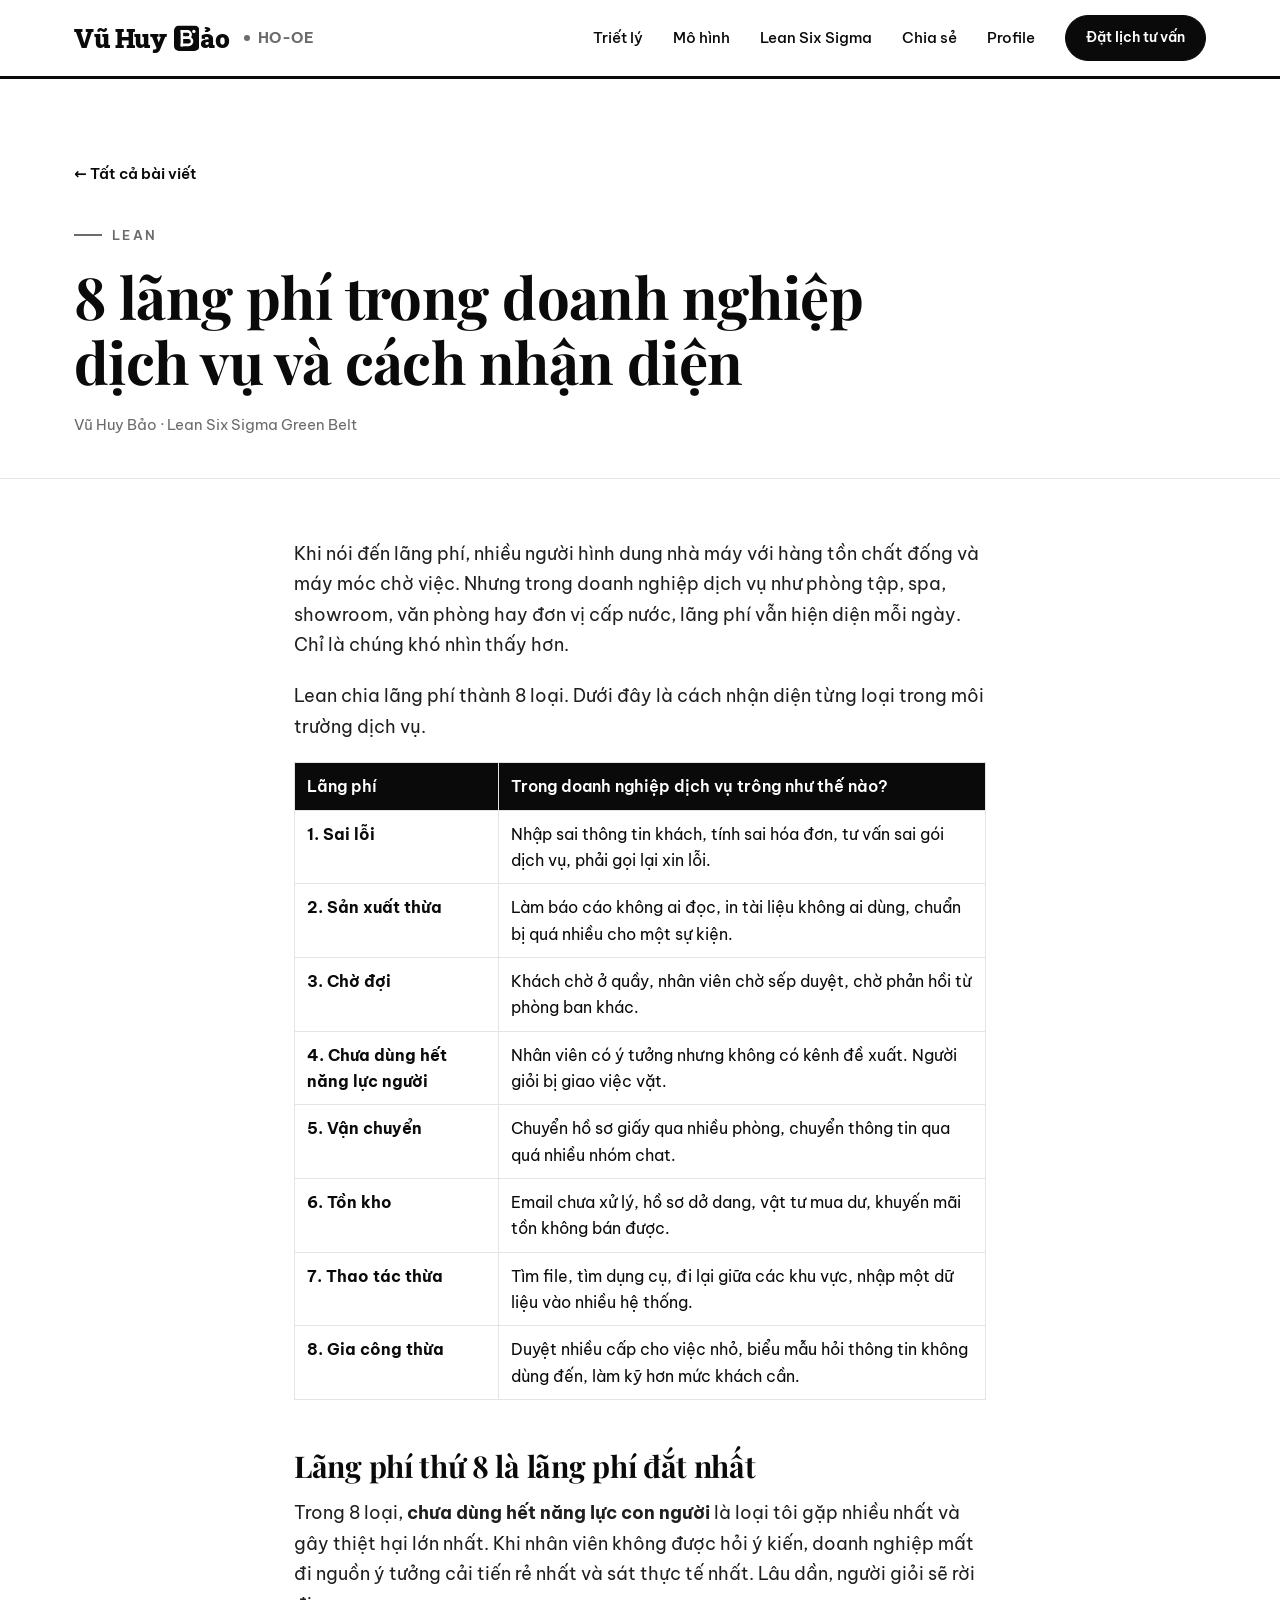
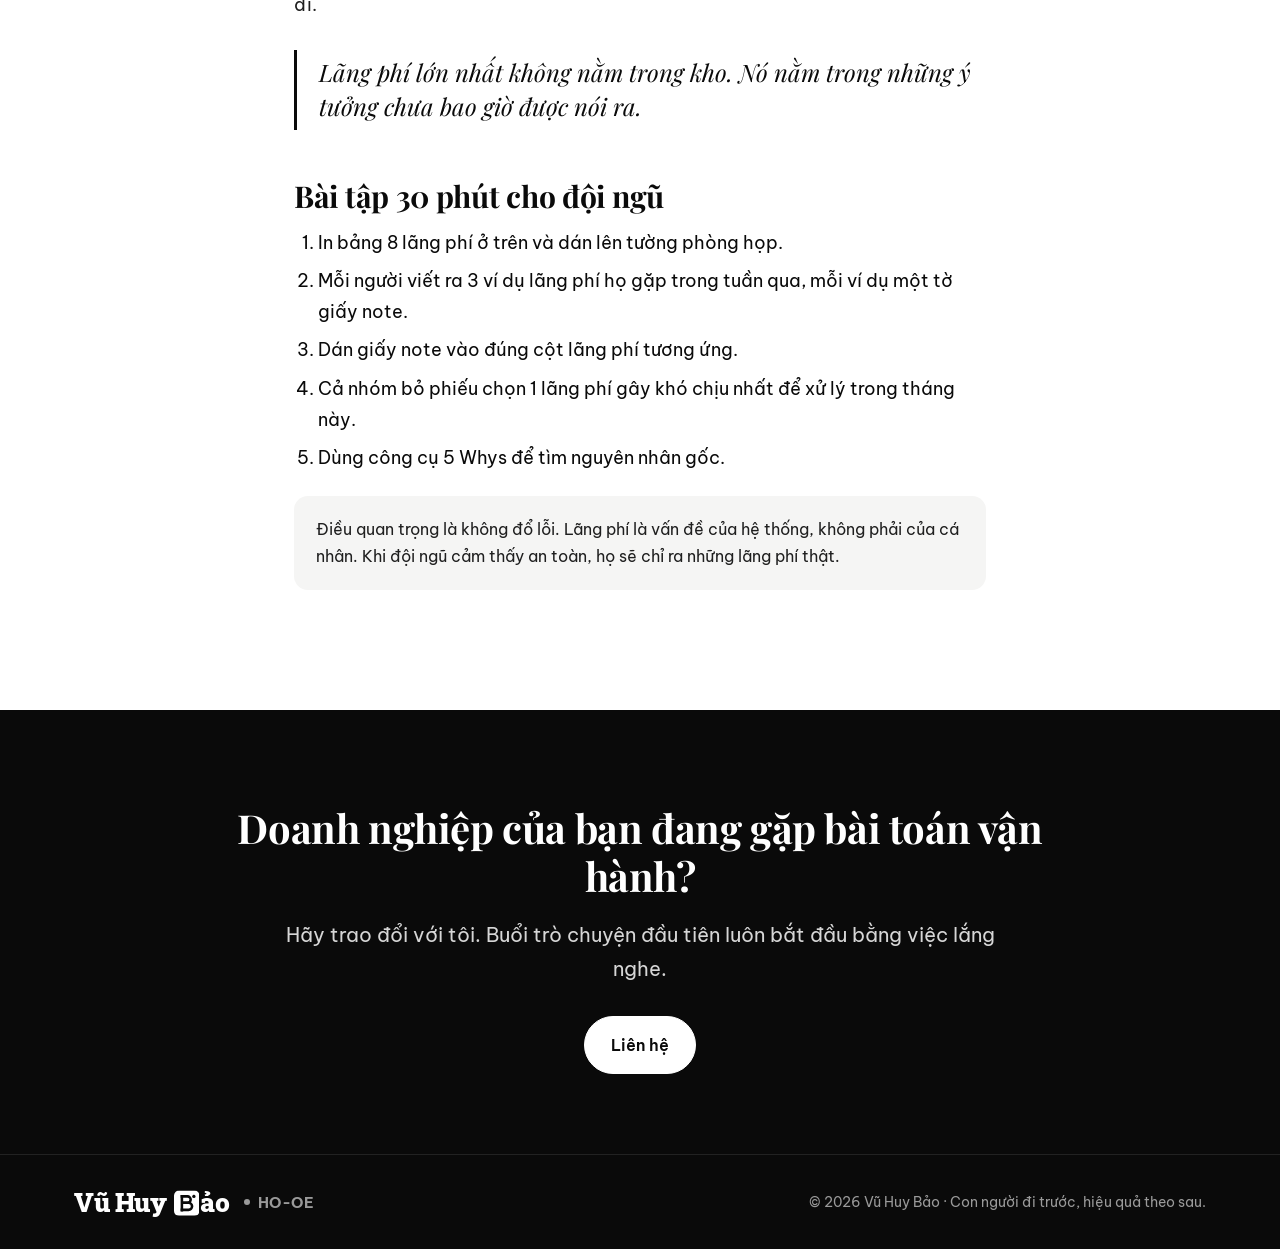
<file: bai-viet/8-lang-phi-trong-doanh-nghiep-dich-vu.html>
<!doctype html>
<html lang="vi">
<head>
<meta charset="utf-8">
<meta name="viewport" content="width=device-width, initial-scale=1">
<title>8 lãng phí trong doanh nghiệp dịch vụ và cách nhận diện · Vũ Huy Bảo</title>
<meta name="description" content="Lãng phí không chỉ có trong nhà máy. Cách nhận diện 8 lãng phí Lean ở quầy lễ tân, phòng tập, văn phòng.">
<meta property="og:type" content="article">
<meta property="og:title" content="8 lãng phí trong doanh nghiệp dịch vụ và cách nhận diện">
<meta property="og:description" content="Lãng phí không chỉ có trong nhà máy. Cách nhận diện 8 lãng phí Lean ở quầy lễ tân, phòng tập, văn phòng.">
<meta property="og:image" content="https://vuhuybao.com/assets/img/og-image.jpg">
<meta name="theme-color" content="#0a0a0a">
<link rel="icon" href="../favicon.ico?v=3" sizes="any">
<link rel="icon" type="image/png" sizes="32x32" href="../assets/img/favicon-32.png?v=3">
<link rel="apple-touch-icon" href="../assets/img/apple-touch-icon.png">
<link rel="manifest" href="../site.webmanifest">
<link rel="preconnect" href="https://fonts.googleapis.com">
<link rel="preconnect" href="https://fonts.gstatic.com" crossorigin>
<link href="https://fonts.googleapis.com/css2?family=Be+Vietnam+Pro:wght@400;500;600;700&family=Roboto+Slab:wght@800;900&family=Playfair+Display:ital,wght@0,500;0,700;1,500&display=swap" rel="stylesheet">
<link rel="stylesheet" href="../assets/css/style.css?v=20260929e">
</head>
<body>
<header class="header" id="top">
  <div class="container nav">
    <a href="../index.html" class="brand"><span class="wm">Vũ Huy <svg class="wm-b" viewBox="0 0 100 100" role="img" aria-label="B"><rect width="100" height="100" rx="20" class="wb-bg"/><g class="wb-fg" fill="none" stroke-width="10"><path d="M31 18V82"/><path d="M26 23H53a12.5 12.5 0 0 1 0 25H31"/><path d="M31 48H57a14 14 0 0 1 0 28H26"/></g><circle cx="78" cy="23" r="6.5" class="wb-dot"/></svg>ảo</span><span class="wm-tag" title="Human Oriented – Operational Excellence">HO-OE</span></a>
    <button class="burger" aria-label="Mở menu" aria-expanded="false"><span></span><span></span><span></span></button>
    <ul class="menu">
      <li><a href="../index.html#triet-ly">Triết lý</a></li>
      <li><a href="../index.html#mo-hinh">Mô hình</a></li>
      <li><a href="../index.html#lean-six-sigma">Lean Six Sigma</a></li>
      <li><a href="../index.html#chia-se">Chia sẻ</a></li>
      <li><a href="../index.html#profile">Profile</a></li>
      <li><a href="../index.html#lien-he" class="btn btn-dark">Đặt lịch tư vấn</a></li>
    </ul>
  </div>
</header>
<main>
<section class="article-hero"><div class="container">
  <a class="back" href="../index.html#chia-se">← Tất cả bài viết</a>
  <div style="margin-top:28px"><span class="eyebrow">Lean</span></div>
  <h1>8 lãng phí trong doanh nghiệp dịch vụ và cách nhận diện</h1>
  <div class="meta">Vũ Huy Bảo · Lean Six Sigma Green Belt</div>
</div></section>
<article class="prose">

<p>Khi nói đến lãng phí, nhiều người hình dung nhà máy với hàng tồn chất đống và máy móc chờ việc. Nhưng trong doanh nghiệp dịch vụ như phòng tập, spa, showroom, văn phòng hay đơn vị cấp nước, lãng phí vẫn hiện diện mỗi ngày. Chỉ là chúng khó nhìn thấy hơn.</p>
<p>Lean chia lãng phí thành 8 loại. Dưới đây là cách nhận diện từng loại trong môi trường dịch vụ.</p>
<table>
<tr><th>Lãng phí</th><th>Trong doanh nghiệp dịch vụ trông như thế nào?</th></tr>
<tr><td><strong>1. Sai lỗi</strong></td><td>Nhập sai thông tin khách, tính sai hóa đơn, tư vấn sai gói dịch vụ, phải gọi lại xin lỗi.</td></tr>
<tr><td><strong>2. Sản xuất thừa</strong></td><td>Làm báo cáo không ai đọc, in tài liệu không ai dùng, chuẩn bị quá nhiều cho một sự kiện.</td></tr>
<tr><td><strong>3. Chờ đợi</strong></td><td>Khách chờ ở quầy, nhân viên chờ sếp duyệt, chờ phản hồi từ phòng ban khác.</td></tr>
<tr><td><strong>4. Chưa dùng hết năng lực người</strong></td><td>Nhân viên có ý tưởng nhưng không có kênh đề xuất. Người giỏi bị giao việc vặt.</td></tr>
<tr><td><strong>5. Vận chuyển</strong></td><td>Chuyển hồ sơ giấy qua nhiều phòng, chuyển thông tin qua quá nhiều nhóm chat.</td></tr>
<tr><td><strong>6. Tồn kho</strong></td><td>Email chưa xử lý, hồ sơ dở dang, vật tư mua dư, khuyến mãi tồn không bán được.</td></tr>
<tr><td><strong>7. Thao tác thừa</strong></td><td>Tìm file, tìm dụng cụ, đi lại giữa các khu vực, nhập một dữ liệu vào nhiều hệ thống.</td></tr>
<tr><td><strong>8. Gia công thừa</strong></td><td>Duyệt nhiều cấp cho việc nhỏ, biểu mẫu hỏi thông tin không dùng đến, làm kỹ hơn mức khách cần.</td></tr>
</table>

<h2>Lãng phí thứ 8 là lãng phí đắt nhất</h2>
<p>Trong 8 loại, <strong>chưa dùng hết năng lực con người</strong> là loại tôi gặp nhiều nhất và gây thiệt hại lớn nhất. Khi nhân viên không được hỏi ý kiến, doanh nghiệp mất đi nguồn ý tưởng cải tiến rẻ nhất và sát thực tế nhất. Lâu dần, người giỏi sẽ rời đi.</p>
<blockquote>Lãng phí lớn nhất không nằm trong kho. Nó nằm trong những ý tưởng chưa bao giờ được nói ra.</blockquote>

<h2>Bài tập 30 phút cho đội ngũ</h2>
<ol>
<li>In bảng 8 lãng phí ở trên và dán lên tường phòng họp.</li>
<li>Mỗi người viết ra 3 ví dụ lãng phí họ gặp trong tuần qua, mỗi ví dụ một tờ giấy note.</li>
<li>Dán giấy note vào đúng cột lãng phí tương ứng.</li>
<li>Cả nhóm bỏ phiếu chọn 1 lãng phí gây khó chịu nhất để xử lý trong tháng này.</li>
<li>Dùng <a href="https://rootcause5whys.netlify.app/" target="_blank" rel="noopener">công cụ 5 Whys</a> để tìm nguyên nhân gốc.</li>
</ol>
<p class="note">Điều quan trọng là không đổ lỗi. Lãng phí là vấn đề của hệ thống, không phải của cá nhân. Khi đội ngũ cảm thấy an toàn, họ sẽ chỉ ra những lãng phí thật.</p>

</article>
</main>
<section class="section-dark contact" style="padding:80px 0">
  <div class="container">
    <h2 class="title" style="font-size:clamp(28px,3.4vw,40px)">Doanh nghiệp của bạn đang gặp bài toán vận hành?</h2>
    <p class="lead" style="margin:0 auto 30px">Hãy trao đổi với tôi. Buổi trò chuyện đầu tiên luôn bắt đầu bằng việc lắng nghe.</p>
    <div class="contact-cta"><a class="btn btn-light" href="../index.html#lien-he">Liên hệ</a></div>
  </div>
</section>
<footer class="footer">
  <div class="container row">
    <a href="../index.html" class="brand"><span class="wm">Vũ Huy <svg class="wm-b" viewBox="0 0 100 100" role="img" aria-label="B"><rect width="100" height="100" rx="20" class="wb-bg"/><g class="wb-fg" fill="none" stroke-width="10"><path d="M31 18V82"/><path d="M26 23H53a12.5 12.5 0 0 1 0 25H31"/><path d="M31 48H57a14 14 0 0 1 0 28H26"/></g><circle cx="78" cy="23" r="6.5" class="wb-dot"/></svg>ảo</span><span class="wm-tag" title="Human Oriented – Operational Excellence">HO-OE</span></a>
    <span>© <span id="y">2026</span> Vũ Huy Bảo · Con người đi trước, hiệu quả theo sau.</span>
  </div>
</footer>
<script src="../assets/js/main.js?v=20260929e"></script>
</body>
</html>
</file>
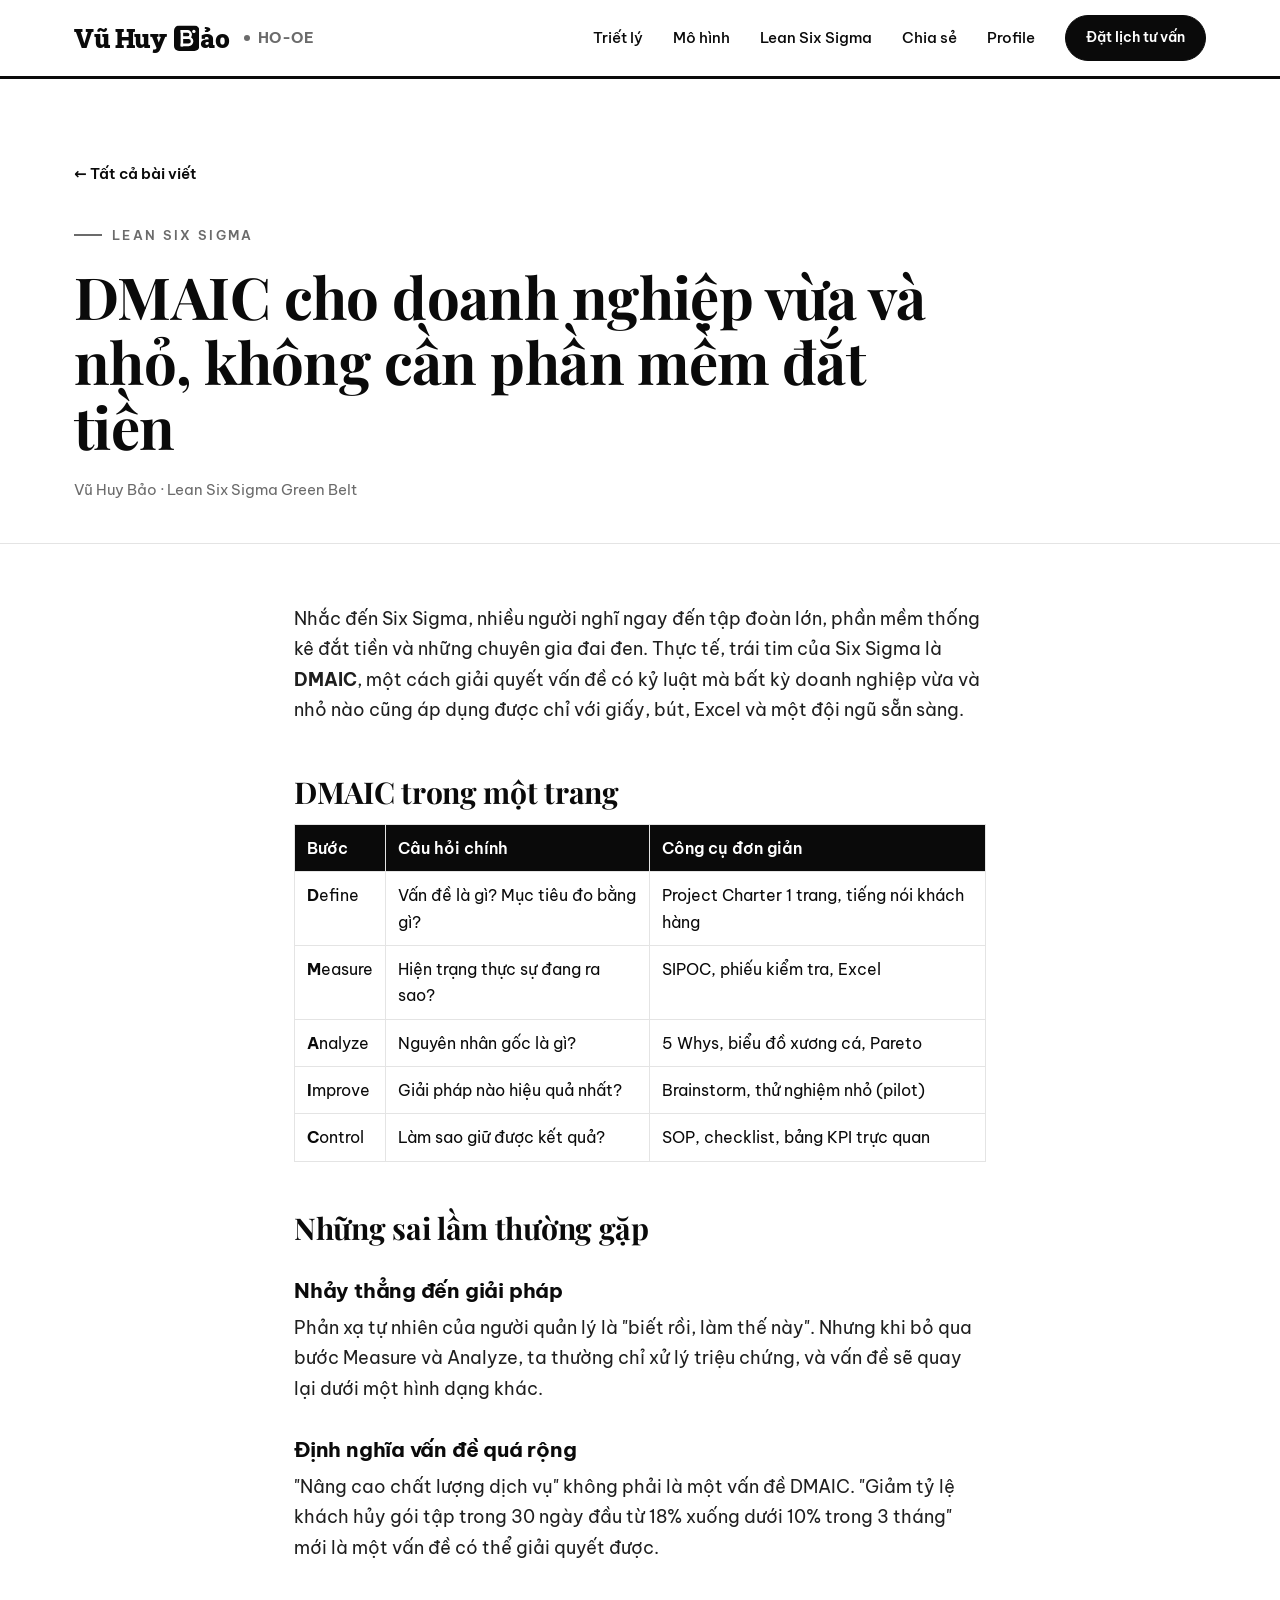
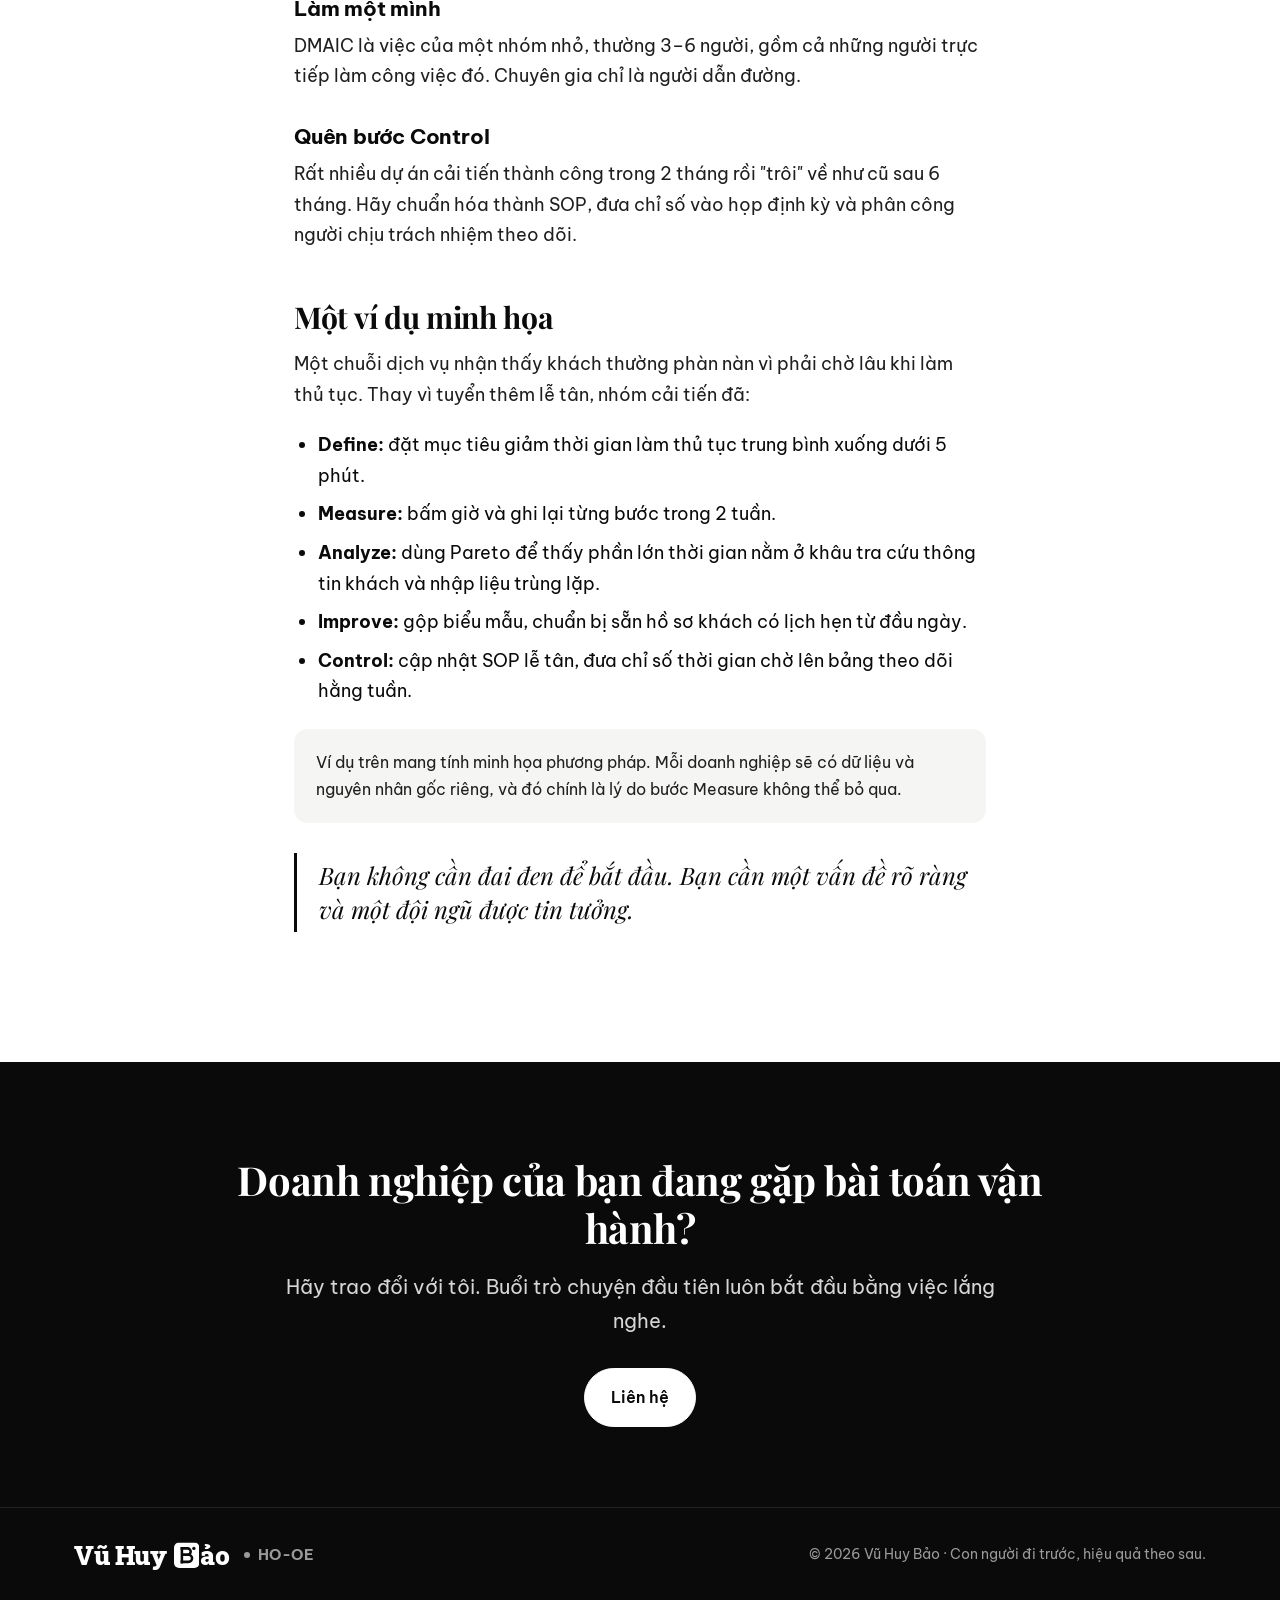
<file: bai-viet/dmaic-cho-doanh-nghiep-vua-va-nho.html>
<!doctype html>
<html lang="vi">
<head>
<meta charset="utf-8">
<meta name="viewport" content="width=device-width, initial-scale=1">
<title>DMAIC cho doanh nghiệp vừa và nhỏ, không cần phần mềm đắt tiền · Vũ Huy Bảo</title>
<meta name="description" content="Áp dụng 5 bước DMAIC của Six Sigma chỉ với giấy, bút, Excel và một đội ngũ sẵn sàng.">
<meta property="og:type" content="article">
<meta property="og:title" content="DMAIC cho doanh nghiệp vừa và nhỏ, không cần phần mềm đắt tiền">
<meta property="og:description" content="Áp dụng 5 bước DMAIC của Six Sigma chỉ với giấy, bút, Excel và một đội ngũ sẵn sàng.">
<meta property="og:image" content="https://vuhuybao.com/assets/img/og-image.jpg">
<meta name="theme-color" content="#0a0a0a">
<link rel="icon" href="../favicon.ico?v=3" sizes="any">
<link rel="icon" type="image/png" sizes="32x32" href="../assets/img/favicon-32.png?v=3">
<link rel="apple-touch-icon" href="../assets/img/apple-touch-icon.png">
<link rel="manifest" href="../site.webmanifest">
<link rel="preconnect" href="https://fonts.googleapis.com">
<link rel="preconnect" href="https://fonts.gstatic.com" crossorigin>
<link href="https://fonts.googleapis.com/css2?family=Be+Vietnam+Pro:wght@400;500;600;700&family=Roboto+Slab:wght@800;900&family=Playfair+Display:ital,wght@0,500;0,700;1,500&display=swap" rel="stylesheet">
<link rel="stylesheet" href="../assets/css/style.css?v=20260929e">
</head>
<body>
<header class="header" id="top">
  <div class="container nav">
    <a href="../index.html" class="brand"><span class="wm">Vũ Huy <svg class="wm-b" viewBox="0 0 100 100" role="img" aria-label="B"><rect width="100" height="100" rx="20" class="wb-bg"/><g class="wb-fg" fill="none" stroke-width="10"><path d="M31 18V82"/><path d="M26 23H53a12.5 12.5 0 0 1 0 25H31"/><path d="M31 48H57a14 14 0 0 1 0 28H26"/></g><circle cx="78" cy="23" r="6.5" class="wb-dot"/></svg>ảo</span><span class="wm-tag" title="Human Oriented – Operational Excellence">HO-OE</span></a>
    <button class="burger" aria-label="Mở menu" aria-expanded="false"><span></span><span></span><span></span></button>
    <ul class="menu">
      <li><a href="../index.html#triet-ly">Triết lý</a></li>
      <li><a href="../index.html#mo-hinh">Mô hình</a></li>
      <li><a href="../index.html#lean-six-sigma">Lean Six Sigma</a></li>
      <li><a href="../index.html#chia-se">Chia sẻ</a></li>
      <li><a href="../index.html#profile">Profile</a></li>
      <li><a href="../index.html#lien-he" class="btn btn-dark">Đặt lịch tư vấn</a></li>
    </ul>
  </div>
</header>
<main>
<section class="article-hero"><div class="container">
  <a class="back" href="../index.html#chia-se">← Tất cả bài viết</a>
  <div style="margin-top:28px"><span class="eyebrow">Lean Six Sigma</span></div>
  <h1>DMAIC cho doanh nghiệp vừa và nhỏ, không cần phần mềm đắt tiền</h1>
  <div class="meta">Vũ Huy Bảo · Lean Six Sigma Green Belt</div>
</div></section>
<article class="prose">

<p>Nhắc đến Six Sigma, nhiều người nghĩ ngay đến tập đoàn lớn, phần mềm thống kê đắt tiền và những chuyên gia đai đen. Thực tế, trái tim của Six Sigma là <strong>DMAIC</strong>, một cách giải quyết vấn đề có kỷ luật mà bất kỳ doanh nghiệp vừa và nhỏ nào cũng áp dụng được chỉ với giấy, bút, Excel và một đội ngũ sẵn sàng.</p>

<h2>DMAIC trong một trang</h2>
<table>
<tr><th>Bước</th><th>Câu hỏi chính</th><th>Công cụ đơn giản</th></tr>
<tr><td><strong>D</strong>efine</td><td>Vấn đề là gì? Mục tiêu đo bằng gì?</td><td>Project Charter 1 trang, tiếng nói khách hàng</td></tr>
<tr><td><strong>M</strong>easure</td><td>Hiện trạng thực sự đang ra sao?</td><td>SIPOC, phiếu kiểm tra, Excel</td></tr>
<tr><td><strong>A</strong>nalyze</td><td>Nguyên nhân gốc là gì?</td><td>5 Whys, biểu đồ xương cá, Pareto</td></tr>
<tr><td><strong>I</strong>mprove</td><td>Giải pháp nào hiệu quả nhất?</td><td>Brainstorm, thử nghiệm nhỏ (pilot)</td></tr>
<tr><td><strong>C</strong>ontrol</td><td>Làm sao giữ được kết quả?</td><td>SOP, checklist, bảng KPI trực quan</td></tr>
</table>

<h2>Những sai lầm thường gặp</h2>
<h3>Nhảy thẳng đến giải pháp</h3>
<p>Phản xạ tự nhiên của người quản lý là "biết rồi, làm thế này". Nhưng khi bỏ qua bước Measure và Analyze, ta thường chỉ xử lý triệu chứng, và vấn đề sẽ quay lại dưới một hình dạng khác.</p>
<h3>Định nghĩa vấn đề quá rộng</h3>
<p>"Nâng cao chất lượng dịch vụ" không phải là một vấn đề DMAIC. "Giảm tỷ lệ khách hủy gói tập trong 30 ngày đầu từ 18% xuống dưới 10% trong 3 tháng" mới là một vấn đề có thể giải quyết được.</p>
<h3>Làm một mình</h3>
<p>DMAIC là việc của một nhóm nhỏ, thường 3–6 người, gồm cả những người trực tiếp làm công việc đó. Chuyên gia chỉ là người dẫn đường.</p>
<h3>Quên bước Control</h3>
<p>Rất nhiều dự án cải tiến thành công trong 2 tháng rồi "trôi" về như cũ sau 6 tháng. Hãy chuẩn hóa thành SOP, đưa chỉ số vào họp định kỳ và phân công người chịu trách nhiệm theo dõi.</p>

<h2>Một ví dụ minh họa</h2>
<p>Một chuỗi dịch vụ nhận thấy khách thường phàn nàn vì phải chờ lâu khi làm thủ tục. Thay vì tuyển thêm lễ tân, nhóm cải tiến đã:</p>
<ul>
<li><strong>Define:</strong> đặt mục tiêu giảm thời gian làm thủ tục trung bình xuống dưới 5 phút.</li>
<li><strong>Measure:</strong> bấm giờ và ghi lại từng bước trong 2 tuần.</li>
<li><strong>Analyze:</strong> dùng Pareto để thấy phần lớn thời gian nằm ở khâu tra cứu thông tin khách và nhập liệu trùng lặp.</li>
<li><strong>Improve:</strong> gộp biểu mẫu, chuẩn bị sẵn hồ sơ khách có lịch hẹn từ đầu ngày.</li>
<li><strong>Control:</strong> cập nhật SOP lễ tân, đưa chỉ số thời gian chờ lên bảng theo dõi hằng tuần.</li>
</ul>
<p class="note">Ví dụ trên mang tính minh họa phương pháp. Mỗi doanh nghiệp sẽ có dữ liệu và nguyên nhân gốc riêng, và đó chính là lý do bước Measure không thể bỏ qua.</p>
<blockquote>Bạn không cần đai đen để bắt đầu. Bạn cần một vấn đề rõ ràng và một đội ngũ được tin tưởng.</blockquote>

</article>
</main>
<section class="section-dark contact" style="padding:80px 0">
  <div class="container">
    <h2 class="title" style="font-size:clamp(28px,3.4vw,40px)">Doanh nghiệp của bạn đang gặp bài toán vận hành?</h2>
    <p class="lead" style="margin:0 auto 30px">Hãy trao đổi với tôi. Buổi trò chuyện đầu tiên luôn bắt đầu bằng việc lắng nghe.</p>
    <div class="contact-cta"><a class="btn btn-light" href="../index.html#lien-he">Liên hệ</a></div>
  </div>
</section>
<footer class="footer">
  <div class="container row">
    <a href="../index.html" class="brand"><span class="wm">Vũ Huy <svg class="wm-b" viewBox="0 0 100 100" role="img" aria-label="B"><rect width="100" height="100" rx="20" class="wb-bg"/><g class="wb-fg" fill="none" stroke-width="10"><path d="M31 18V82"/><path d="M26 23H53a12.5 12.5 0 0 1 0 25H31"/><path d="M31 48H57a14 14 0 0 1 0 28H26"/></g><circle cx="78" cy="23" r="6.5" class="wb-dot"/></svg>ảo</span><span class="wm-tag" title="Human Oriented – Operational Excellence">HO-OE</span></a>
    <span>© <span id="y">2026</span> Vũ Huy Bảo · Con người đi trước, hiệu quả theo sau.</span>
  </div>
</footer>
<script src="../assets/js/main.js?v=20260929e"></script>
</body>
</html>
</file>
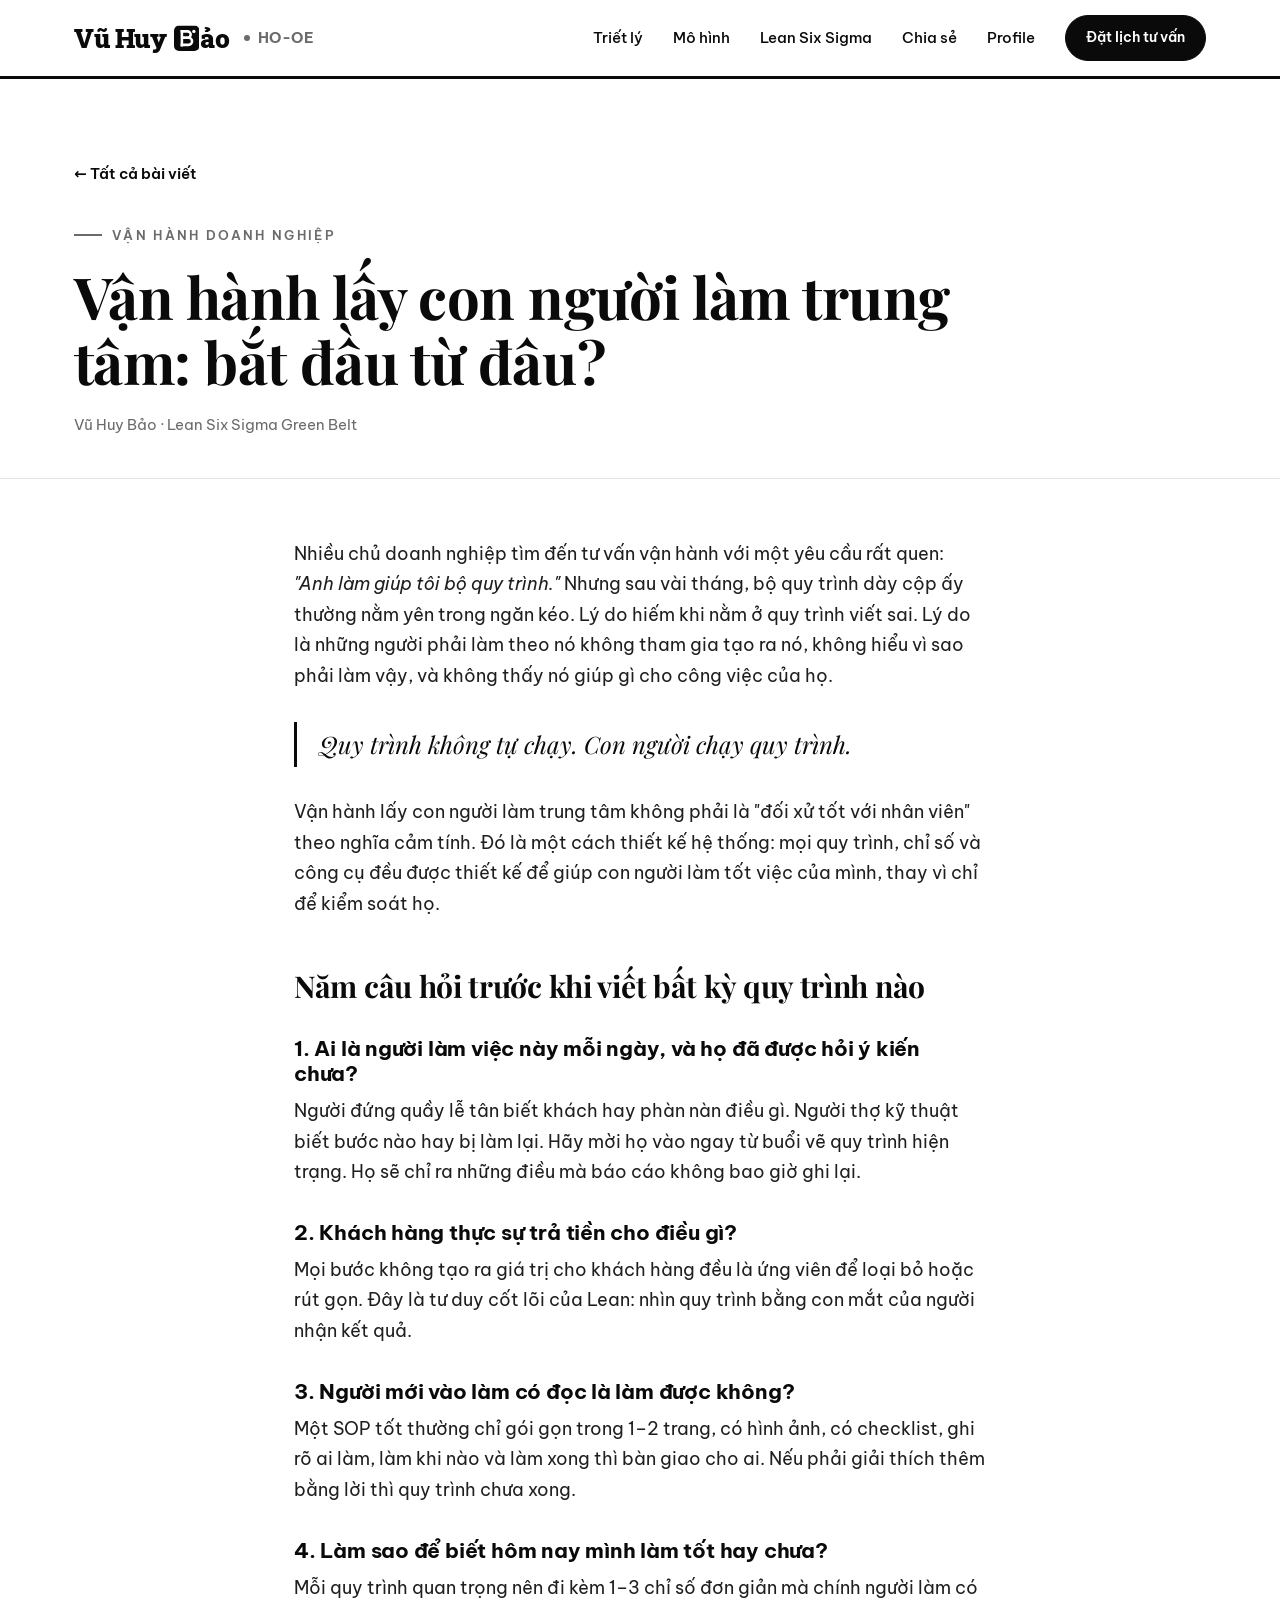
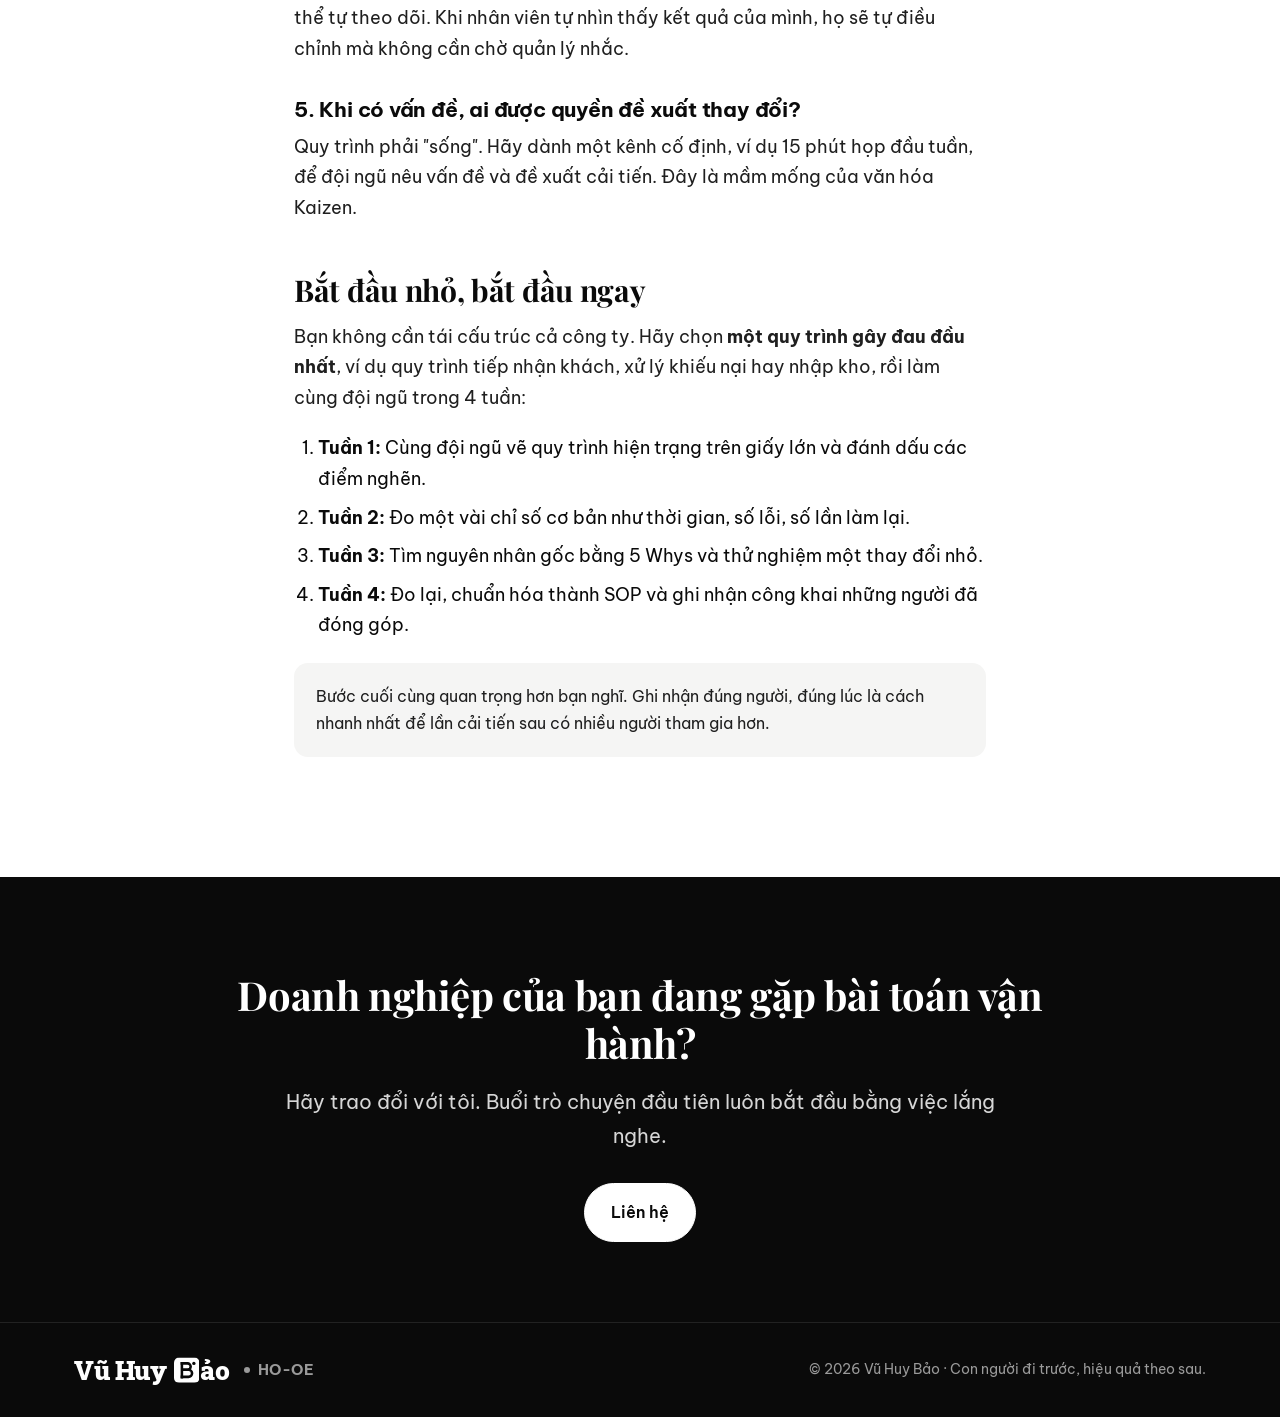
<file: bai-viet/van-hanh-lay-con-nguoi-lam-trung-tam.html>
<!doctype html>
<html lang="vi">
<head>
<meta charset="utf-8">
<meta name="viewport" content="width=device-width, initial-scale=1">
<title>Vận hành lấy con người làm trung tâm: bắt đầu từ đâu? · Vũ Huy Bảo</title>
<meta name="description" content="Năm câu hỏi chủ doanh nghiệp nên tự hỏi trước khi viết bất kỳ quy trình nào, và lộ trình 4 tuần để bắt đầu.">
<meta property="og:type" content="article">
<meta property="og:title" content="Vận hành lấy con người làm trung tâm: bắt đầu từ đâu?">
<meta property="og:description" content="Năm câu hỏi chủ doanh nghiệp nên tự hỏi trước khi viết bất kỳ quy trình nào, và lộ trình 4 tuần để bắt đầu.">
<meta property="og:image" content="https://vuhuybao.com/assets/img/og-image.jpg">
<meta name="theme-color" content="#0a0a0a">
<link rel="icon" href="../favicon.ico?v=3" sizes="any">
<link rel="icon" type="image/png" sizes="32x32" href="../assets/img/favicon-32.png?v=3">
<link rel="apple-touch-icon" href="../assets/img/apple-touch-icon.png">
<link rel="manifest" href="../site.webmanifest">
<link rel="preconnect" href="https://fonts.googleapis.com">
<link rel="preconnect" href="https://fonts.gstatic.com" crossorigin>
<link href="https://fonts.googleapis.com/css2?family=Be+Vietnam+Pro:wght@400;500;600;700&family=Roboto+Slab:wght@800;900&family=Playfair+Display:ital,wght@0,500;0,700;1,500&display=swap" rel="stylesheet">
<link rel="stylesheet" href="../assets/css/style.css?v=20260929e">
</head>
<body>
<header class="header" id="top">
  <div class="container nav">
    <a href="../index.html" class="brand"><span class="wm">Vũ Huy <svg class="wm-b" viewBox="0 0 100 100" role="img" aria-label="B"><rect width="100" height="100" rx="20" class="wb-bg"/><g class="wb-fg" fill="none" stroke-width="10"><path d="M31 18V82"/><path d="M26 23H53a12.5 12.5 0 0 1 0 25H31"/><path d="M31 48H57a14 14 0 0 1 0 28H26"/></g><circle cx="78" cy="23" r="6.5" class="wb-dot"/></svg>ảo</span><span class="wm-tag" title="Human Oriented – Operational Excellence">HO-OE</span></a>
    <button class="burger" aria-label="Mở menu" aria-expanded="false"><span></span><span></span><span></span></button>
    <ul class="menu">
      <li><a href="../index.html#triet-ly">Triết lý</a></li>
      <li><a href="../index.html#mo-hinh">Mô hình</a></li>
      <li><a href="../index.html#lean-six-sigma">Lean Six Sigma</a></li>
      <li><a href="../index.html#chia-se">Chia sẻ</a></li>
      <li><a href="../index.html#profile">Profile</a></li>
      <li><a href="../index.html#lien-he" class="btn btn-dark">Đặt lịch tư vấn</a></li>
    </ul>
  </div>
</header>
<main>
<section class="article-hero"><div class="container">
  <a class="back" href="../index.html#chia-se">← Tất cả bài viết</a>
  <div style="margin-top:28px"><span class="eyebrow">Vận hành doanh nghiệp</span></div>
  <h1>Vận hành lấy con người làm trung tâm: bắt đầu từ đâu?</h1>
  <div class="meta">Vũ Huy Bảo · Lean Six Sigma Green Belt</div>
</div></section>
<article class="prose">

<p>Nhiều chủ doanh nghiệp tìm đến tư vấn vận hành với một yêu cầu rất quen: <em>"Anh làm giúp tôi bộ quy trình."</em> Nhưng sau vài tháng, bộ quy trình dày cộp ấy thường nằm yên trong ngăn kéo. Lý do hiếm khi nằm ở quy trình viết sai. Lý do là những người phải làm theo nó không tham gia tạo ra nó, không hiểu vì sao phải làm vậy, và không thấy nó giúp gì cho công việc của họ.</p>
<blockquote>Quy trình không tự chạy. Con người chạy quy trình.</blockquote>
<p>Vận hành lấy con người làm trung tâm không phải là "đối xử tốt với nhân viên" theo nghĩa cảm tính. Đó là một cách thiết kế hệ thống: mọi quy trình, chỉ số và công cụ đều được thiết kế để giúp con người làm tốt việc của mình, thay vì chỉ để kiểm soát họ.</p>

<h2>Năm câu hỏi trước khi viết bất kỳ quy trình nào</h2>
<h3>1. Ai là người làm việc này mỗi ngày, và họ đã được hỏi ý kiến chưa?</h3>
<p>Người đứng quầy lễ tân biết khách hay phàn nàn điều gì. Người thợ kỹ thuật biết bước nào hay bị làm lại. Hãy mời họ vào ngay từ buổi vẽ quy trình hiện trạng. Họ sẽ chỉ ra những điều mà báo cáo không bao giờ ghi lại.</p>
<h3>2. Khách hàng thực sự trả tiền cho điều gì?</h3>
<p>Mọi bước không tạo ra giá trị cho khách hàng đều là ứng viên để loại bỏ hoặc rút gọn. Đây là tư duy cốt lõi của Lean: nhìn quy trình bằng con mắt của người nhận kết quả.</p>
<h3>3. Người mới vào làm có đọc là làm được không?</h3>
<p>Một SOP tốt thường chỉ gói gọn trong 1–2 trang, có hình ảnh, có checklist, ghi rõ ai làm, làm khi nào và làm xong thì bàn giao cho ai. Nếu phải giải thích thêm bằng lời thì quy trình chưa xong.</p>
<h3>4. Làm sao để biết hôm nay mình làm tốt hay chưa?</h3>
<p>Mỗi quy trình quan trọng nên đi kèm 1–3 chỉ số đơn giản mà chính người làm có thể tự theo dõi. Khi nhân viên tự nhìn thấy kết quả của mình, họ sẽ tự điều chỉnh mà không cần chờ quản lý nhắc.</p>
<h3>5. Khi có vấn đề, ai được quyền đề xuất thay đổi?</h3>
<p>Quy trình phải "sống". Hãy dành một kênh cố định, ví dụ 15 phút họp đầu tuần, để đội ngũ nêu vấn đề và đề xuất cải tiến. Đây là mầm mống của văn hóa Kaizen.</p>

<h2>Bắt đầu nhỏ, bắt đầu ngay</h2>
<p>Bạn không cần tái cấu trúc cả công ty. Hãy chọn <strong>một quy trình gây đau đầu nhất</strong>, ví dụ quy trình tiếp nhận khách, xử lý khiếu nại hay nhập kho, rồi làm cùng đội ngũ trong 4 tuần:</p>
<ol>
<li><strong>Tuần 1:</strong> Cùng đội ngũ vẽ quy trình hiện trạng trên giấy lớn và đánh dấu các điểm nghẽn.</li>
<li><strong>Tuần 2:</strong> Đo một vài chỉ số cơ bản như thời gian, số lỗi, số lần làm lại.</li>
<li><strong>Tuần 3:</strong> Tìm nguyên nhân gốc bằng 5 Whys và thử nghiệm một thay đổi nhỏ.</li>
<li><strong>Tuần 4:</strong> Đo lại, chuẩn hóa thành SOP và ghi nhận công khai những người đã đóng góp.</li>
</ol>
<p class="note">Bước cuối cùng quan trọng hơn bạn nghĩ. Ghi nhận đúng người, đúng lúc là cách nhanh nhất để lần cải tiến sau có nhiều người tham gia hơn.</p>

</article>
</main>
<section class="section-dark contact" style="padding:80px 0">
  <div class="container">
    <h2 class="title" style="font-size:clamp(28px,3.4vw,40px)">Doanh nghiệp của bạn đang gặp bài toán vận hành?</h2>
    <p class="lead" style="margin:0 auto 30px">Hãy trao đổi với tôi. Buổi trò chuyện đầu tiên luôn bắt đầu bằng việc lắng nghe.</p>
    <div class="contact-cta"><a class="btn btn-light" href="../index.html#lien-he">Liên hệ</a></div>
  </div>
</section>
<footer class="footer">
  <div class="container row">
    <a href="../index.html" class="brand"><span class="wm">Vũ Huy <svg class="wm-b" viewBox="0 0 100 100" role="img" aria-label="B"><rect width="100" height="100" rx="20" class="wb-bg"/><g class="wb-fg" fill="none" stroke-width="10"><path d="M31 18V82"/><path d="M26 23H53a12.5 12.5 0 0 1 0 25H31"/><path d="M31 48H57a14 14 0 0 1 0 28H26"/></g><circle cx="78" cy="23" r="6.5" class="wb-dot"/></svg>ảo</span><span class="wm-tag" title="Human Oriented – Operational Excellence">HO-OE</span></a>
    <span>© <span id="y">2026</span> Vũ Huy Bảo · Con người đi trước, hiệu quả theo sau.</span>
  </div>
</footer>
<script src="../assets/js/main.js?v=20260929e"></script>
</body>
</html>
</file>
<file: assets/css/style.css>
/* ==========================================================
   vuhuybao.com — Black & White, human-centered
   ========================================================== */
:root{
  --ink:#0a0a0a;
  --ink-2:#2b2b2b;
  --muted:#6b6b6b;
  --line:#e4e4e4;
  --paper:#ffffff;
  --paper-2:#f5f5f4;
  --max:1180px;
  --r:18px;
  --serif:"Playfair Display", Georgia, "Times New Roman", serif;
  --sans:"Be Vietnam Pro", system-ui, -apple-system, "Segoe UI", Roboto, sans-serif;
}
*{box-sizing:border-box;margin:0;padding:0}
html{scroll-behavior:smooth;-webkit-text-size-adjust:100%}
body{font-family:var(--sans);color:var(--ink);background:var(--paper);line-height:1.7;font-size:17px;overflow-x:hidden}
img{max-width:100%;display:block}
a{color:inherit;text-decoration:none}
.container{width:100%;max-width:var(--max);margin:0 auto;padding:0 24px}
.eyebrow{display:inline-flex;align-items:center;gap:10px;font-size:13px;letter-spacing:.18em;text-transform:uppercase;font-weight:600;color:var(--muted)}
.eyebrow::before{content:"";width:28px;height:1.5px;background:currentColor}
h1,h2,h3{line-height:1.2;font-weight:700;letter-spacing:-.01em}
h2.title{font-family:var(--serif);font-size:clamp(32px,4.4vw,52px);margin:14px 0 18px}
.lead{font-size:clamp(17px,1.6vw,20px);color:var(--ink-2);max-width:720px}
section{padding:110px 0}
.section-dark{background:var(--ink);color:#fff}
.section-dark .eyebrow{color:#a8a8a8}
.section-dark .lead{color:#d6d6d6}
.section-soft{background:var(--paper-2)}

/* Buttons */
.btn{display:inline-flex;align-items:center;gap:10px;padding:15px 26px;border-radius:999px;font-weight:600;font-size:15.5px;border:1.5px solid var(--ink);transition:.25s ease;cursor:pointer}
.btn-dark{background:var(--ink);color:#fff}
.btn-dark:hover{background:#fff;color:var(--ink)}
.btn-ghost{background:transparent;color:var(--ink)}
.btn-ghost:hover{background:var(--ink);color:#fff}
.section-dark .btn-light{background:#fff;color:var(--ink);border-color:#fff}
.section-dark .btn-light:hover{background:transparent;color:#fff}
.btn svg{width:18px;height:18px}

/* Header */
.header{position:sticky;top:0;z-index:50;background:rgba(255,255,255,.88);backdrop-filter:saturate(180%) blur(14px);-webkit-backdrop-filter:saturate(180%) blur(14px);border-bottom:1px solid transparent;transition:.3s}
.header.scrolled{border-bottom-color:var(--line)}
.nav{display:flex;align-items:center;justify-content:space-between;height:76px}
.brand{display:flex;align-items:center;gap:12px;font-weight:700;letter-spacing:.06em;font-size:15px}
.brand img{width:40px;height:40px}
.brand small{display:block;font-weight:500;letter-spacing:.02em;color:var(--muted);font-size:12px}
.menu{display:flex;align-items:center;gap:30px;list-style:none;font-size:15px;font-weight:500}
.menu a{position:relative;padding:6px 0}
.menu a:not(.btn)::after{content:"";position:absolute;left:0;bottom:0;width:0;height:1.5px;background:var(--ink);transition:.25s}
.menu a:not(.btn):hover::after{width:100%}
.menu .btn{padding:10px 20px;font-size:14px}
.burger{display:none;background:none;border:0;width:44px;height:44px;cursor:pointer}
.burger span{display:block;width:24px;height:2px;background:var(--ink);margin:5px auto;transition:.3s}

/* Hero */
.hero{padding:70px 0 90px;position:relative}
.hero-grid{display:grid;grid-template-columns:1.3fr .7fr;gap:60px;align-items:center}
.hero h1{font-family:var(--serif);font-size:clamp(40px,5vw,66px);line-height:1.04;margin:22px 0 26px;letter-spacing:-.02em}
.hero h1 .nw{white-space:nowrap}
@media (max-width:620px){.hero h1 .nw{white-space:normal}}
.hero h1 em{font-style:italic;font-weight:500}
.hero .lead{margin-bottom:36px}
.hero-cta{display:flex;flex-wrap:wrap;gap:14px}
.hero-photo{position:relative}
.hero-photo .frame{position:relative;border-radius:28px;overflow:hidden;background:var(--paper-2);aspect-ratio:3/4}
.hero-photo img{width:100%;height:100%;object-fit:cover;object-position:top}
.hero-photo .tag{position:absolute;left:-28px;bottom:42px;background:var(--ink);color:#fff;padding:16px 20px;border-radius:14px;font-size:14px;line-height:1.45;box-shadow:0 18px 40px rgba(0,0,0,.18)}
.hero-photo .tag b{display:block;font-size:16px}
.stats{display:grid;grid-template-columns:repeat(4,1fr);gap:0;border-top:1px solid var(--line);margin-top:80px}
.stat{padding:28px 22px 0 0}
.stat+.stat{padding-left:22px;border-left:1px solid var(--line)}
.stat b{display:block;font-family:var(--serif);font-size:clamp(28px,3vw,40px);line-height:1.1}
.stat span{font-size:14px;color:var(--muted)}

/* Philosophy */
.quote{font-family:var(--serif);font-size:clamp(28px,3.6vw,46px);line-height:1.25;max-width:960px;margin:22px 0 60px}
.quote em{font-style:italic;color:#9a9a9a}
.pillars3{display:grid;grid-template-columns:repeat(3,1fr);gap:1px;background:#2e2e2e;border:1px solid #2e2e2e;border-radius:var(--r);overflow:hidden}
.pillars3 .p{background:var(--ink);padding:38px 32px}
.pillars3 .num{font-family:var(--serif);font-size:15px;color:#8d8d8d;margin-bottom:26px}
.pillars3 h3{font-size:22px;margin-bottom:12px}
.pillars3 p{color:#c9c9c9;font-size:15.5px}

/* Model */
.model{display:grid;grid-template-columns:.9fr 1.1fr;gap:70px;align-items:center;margin-top:50px}
.model-diagram{position:relative;aspect-ratio:1;max-width:480px;width:100%;margin:0 auto}
.model-diagram .ring{position:absolute;inset:12%;border:1.5px dashed #bdbdbd;border-radius:50%}
.model-diagram .core{position:absolute;inset:34%;background:var(--ink);color:#fff;border-radius:50%;display:flex;flex-direction:column;align-items:center;justify-content:center;text-align:center;padding:10px}
.model-diagram .core b{font-family:var(--serif);font-size:clamp(18px,2.2vw,24px);line-height:1.15}
.model-diagram .core span{font-size:12px;letter-spacing:.14em;text-transform:uppercase;color:#bdbdbd;margin-top:6px}
.node{position:absolute;width:30%;aspect-ratio:1;border-radius:50%;background:#fff;border:1.5px solid var(--ink);display:flex;flex-direction:column;align-items:center;justify-content:center;text-align:center;font-weight:600;font-size:clamp(12px,1.3vw,15px);line-height:1.25;padding:8px;transition:.3s}
.node small{font-weight:500;color:var(--muted);font-size:11px;letter-spacing:.1em}
.node:hover{background:var(--ink);color:#fff}
.node:hover small{color:#bbb}
.n1{top:-3%;left:35%}.n2{top:35%;right:-3%}.n3{bottom:-3%;left:35%}.n4{top:35%;left:-3%}
.model-list{list-style:none;display:grid;gap:4px}
.model-list li{display:grid;grid-template-columns:56px 1fr;gap:18px;padding:22px 0;border-bottom:1px solid var(--line)}
.model-list li:first-child{border-top:1px solid var(--line)}
.model-list .k{font-family:var(--serif);font-size:28px;line-height:1}
.model-list h3{font-size:19px;margin-bottom:4px}
.model-list p{color:var(--ink-2);font-size:15.5px}

/* Lean Six Sigma */
.lss-head{display:grid;grid-template-columns:1fr 1fr;gap:60px;align-items:end}
.dmaic{display:grid;grid-template-columns:repeat(5,1fr);gap:14px;margin-top:60px;counter-reset:s}
.step{border:1.5px solid var(--ink);border-radius:var(--r);padding:26px 22px 28px;background:#fff;position:relative;transition:.3s}
.step:hover{background:var(--ink);color:#fff;transform:translateY(-4px)}
.step:hover p{color:#cfcfcf}
.step .letter{font-family:var(--serif);font-size:54px;line-height:1;font-weight:700}
.step h3{font-size:17px;margin:14px 0 8px}
.step p{font-size:14.5px;color:var(--ink-2);line-height:1.6}
.wastes-wrap{margin-top:90px;display:grid;grid-template-columns:.8fr 1.2fr;gap:60px;align-items:start}
.wastes-wrap h3.sub{font-family:var(--serif);font-size:clamp(26px,3vw,36px);margin:12px 0 14px}
.wastes{display:grid;grid-template-columns:repeat(2,1fr);gap:1px;background:var(--line);border:1px solid var(--line);border-radius:var(--r);overflow:hidden}
.waste{background:#fff;padding:20px 22px;display:grid;grid-template-columns:40px 1fr;gap:12px;align-items:start}
.waste b{font-family:var(--serif);font-size:26px;line-height:1}
.waste h4{font-size:15.5px}
.waste p{font-size:14px;color:var(--muted);line-height:1.55}
.tools{display:flex;flex-wrap:wrap;gap:10px;margin-top:26px}
.chip{border:1px solid var(--ink);border-radius:999px;padding:7px 14px;font-size:13.5px;font-weight:500}

/* Services */
.services{display:grid;grid-template-columns:repeat(2,1fr);gap:20px;margin-top:56px}
.svc{border:1px solid #2e2e2e;border-radius:var(--r);padding:36px 34px;transition:.3s;position:relative}
.svc:hover{background:#fff;color:var(--ink)}
.svc:hover p,.svc:hover li{color:var(--ink-2)}
.svc .idx{font-size:13px;letter-spacing:.16em;color:#8d8d8d;font-weight:600}
.svc h3{font-family:var(--serif);font-size:26px;margin:14px 0 10px}
.svc p{color:#c9c9c9;font-size:15.5px;margin-bottom:14px}
.svc ul{list-style:none;display:grid;gap:6px}
.svc li{font-size:14.5px;color:#bdbdbd;padding-left:20px;position:relative}
.svc li::before{content:"—";position:absolute;left:0}
.industries{display:flex;flex-wrap:wrap;gap:10px;margin-top:40px;align-items:center}
.industries span.label{font-size:14px;color:#a8a8a8;margin-right:6px}
.industries .chip{border-color:#555;color:#e5e5e5}

/* Articles */
.articles{display:grid;grid-template-columns:repeat(3,1fr);gap:24px;margin-top:56px}
.card{display:flex;flex-direction:column;border:1px solid var(--line);border-radius:var(--r);overflow:hidden;background:#fff;transition:.3s}
.card:hover{border-color:var(--ink);transform:translateY(-4px);box-shadow:0 20px 40px rgba(0,0,0,.08)}
.card .cover{aspect-ratio:16/10;background:var(--ink);color:#fff;display:flex;align-items:flex-end;padding:24px;position:relative;overflow:hidden}
.card .cover.alt{background:#fff;color:var(--ink);border-bottom:1px solid var(--line)}
.card .cover.mid{background:#3a3a3a}
.card .cover .big{font-family:var(--serif);font-size:64px;line-height:.9;font-weight:700;opacity:.95}
.card .cover .pattern{position:absolute;inset:0;background-image:radial-gradient(currentColor 1px,transparent 1.5px);background-size:18px 18px;opacity:.14}
.card .body{padding:24px 24px 28px;display:flex;flex-direction:column;gap:10px;flex:1}
.card .meta{font-size:12.5px;letter-spacing:.12em;text-transform:uppercase;color:var(--muted);font-weight:600}
.card h3{font-size:20px;line-height:1.35}
.card p{font-size:15px;color:var(--ink-2)}
.card .more{margin-top:auto;font-weight:600;font-size:14.5px;display:inline-flex;gap:8px;align-items:center}
.tool-banner{margin-top:28px;border:1.5px solid var(--ink);border-radius:var(--r);padding:28px 32px;display:flex;justify-content:space-between;align-items:center;gap:24px;flex-wrap:wrap}
.tool-banner h3{font-size:20px}
.tool-banner p{color:var(--ink-2);font-size:15px}

/* Profile */
.profile{display:grid;grid-template-columns:.8fr 1.2fr;gap:70px;align-items:start}
.profile-photo{position:sticky;top:110px}
.profile-photo .frame{border-radius:28px;overflow:hidden;background:var(--paper-2);aspect-ratio:3/4}
.profile-photo img{width:100%;height:100%;object-fit:cover;object-position:top}
.profile-photo .name{margin-top:20px;font-family:var(--serif);font-size:28px;font-weight:700}
.profile-photo .role{color:var(--muted);font-size:15px}
.creds{display:flex;flex-wrap:wrap;gap:10px;margin:28px 0 10px}
.timeline{list-style:none;margin-top:40px;position:relative}
.timeline::before{content:"";position:absolute;left:7px;top:8px;bottom:8px;width:1.5px;background:var(--line)}
.timeline li{position:relative;padding:0 0 34px 44px}
.timeline li::before{content:"";position:absolute;left:0;top:7px;width:16px;height:16px;border-radius:50%;background:#fff;border:2px solid var(--ink)}
.timeline li.now::before{background:var(--ink)}
.timeline .when{font-size:12.5px;letter-spacing:.14em;text-transform:uppercase;font-weight:600;color:var(--muted)}
.timeline h3{font-size:19px;margin:4px 0 4px}
.timeline p{color:var(--ink-2);font-size:15.5px}

/* Contact */
.contact{text-align:center}
.contact h2.title{max-width:820px;margin-left:auto;margin-right:auto}
.contact .lead{margin:0 auto 40px}
.contact-cta{display:flex;gap:14px;justify-content:center;flex-wrap:wrap}
.contact-info{margin-top:50px;display:flex;justify-content:center;gap:40px;flex-wrap:wrap;color:#bdbdbd;font-size:15px}
.contact-info a{color:#fff;border-bottom:1px solid #555}

/* Footer */
.footer{background:var(--ink);color:#9a9a9a;border-top:1px solid #222;padding:34px 0;font-size:14px}
.footer .row{display:flex;justify-content:space-between;align-items:center;gap:20px;flex-wrap:wrap}
.footer .brand{color:#fff}
.footer .brand img{filter:invert(1)}

/* Article page */
.article-hero{padding:80px 0 40px;border-bottom:1px solid var(--line)}
.article-hero h1{font-family:var(--serif);font-size:clamp(34px,5vw,58px);line-height:1.12;margin:18px 0 18px;max-width:900px}
.article-hero .meta{color:var(--muted);font-size:15px}
.prose{max-width:740px;margin:0 auto;padding:60px 24px 100px;font-size:18px}
.prose h2{font-family:var(--serif);font-size:30px;margin:48px 0 14px}
.prose h3{font-size:21px;margin:32px 0 10px}
.prose p{margin:0 0 20px;color:#1f1f1f}
.prose ul,.prose ol{margin:0 0 22px 24px}
.prose li{margin-bottom:8px}
.prose blockquote{border-left:3px solid var(--ink);padding:6px 0 6px 22px;margin:30px 0;font-family:var(--serif);font-size:24px;line-height:1.4;font-style:italic}
.prose table{width:100%;border-collapse:collapse;margin:10px 0 26px;font-size:15.5px}
.prose th,.prose td{border:1px solid var(--line);padding:10px 12px;text-align:left;vertical-align:top}
.prose th{background:var(--ink);color:#fff;font-weight:600}
.prose .note{background:var(--paper-2);border-radius:14px;padding:20px 22px;font-size:16px}
.back{display:inline-flex;gap:8px;align-items:center;font-weight:600;font-size:15px}

/* Reveal */
.reveal{opacity:0;transform:translateY(26px);transition:opacity .8s ease,transform .8s ease}
.reveal.in{opacity:1;transform:none}
@media (prefers-reduced-motion:reduce){.reveal{opacity:1;transform:none;transition:none}html{scroll-behavior:auto}}

/* Responsive */
@media (max-width:1024px){
  .dmaic{grid-template-columns:repeat(3,1fr)}
  .articles{grid-template-columns:repeat(2,1fr)}
}
@media (max-width:900px){
  section{padding:80px 0}
  .menu{position:fixed;inset:76px 0 auto 0;background:#fff;flex-direction:column;align-items:flex-start;gap:0;padding:10px 24px 26px;border-bottom:1px solid var(--line);transform:translateY(-130%);transition:.35s;z-index:40}
  .menu.open{transform:none}
  .menu li{width:100%}
  .menu a{display:block;padding:14px 0;border-bottom:1px solid var(--line)}
  .menu a.btn{margin-top:16px;display:inline-flex;border-bottom:1.5px solid var(--ink)}
  .burger{display:block}
  .burger.x span:nth-child(1){transform:translateY(7px) rotate(45deg)}
  .burger.x span:nth-child(2){opacity:0}
  .burger.x span:nth-child(3){transform:translateY(-7px) rotate(-45deg)}
  .hero-grid,.model,.lss-head,.wastes-wrap,.profile{grid-template-columns:1fr;gap:44px}
  .hero-photo{max-width:420px;margin:0 auto;width:100%}
  .hero-photo .tag{left:12px}
  .stats{grid-template-columns:repeat(2,1fr);margin-top:56px}
  .stat:nth-child(3){border-left:0;padding-left:0}
  .stat{padding-bottom:22px}
  .pillars3,.services{grid-template-columns:1fr}
  .profile-photo{position:static;max-width:380px}
}
@media (max-width:620px){
  .container{padding:0 16px}
  body{font-size:16px}
  .dmaic,.articles,.wastes{grid-template-columns:1fr}
  .svc{padding:28px 24px}
  .brand small{display:none}
  .prose{font-size:17px;padding:44px 16px 80px}
  .tool-banner{padding:24px}
  .stat b{font-size:24px}
}

/* Wordmark (header/footer) */
.brand{gap:14px;align-items:center}
.wm{font-family:"Roboto Slab",Georgia,serif;font-weight:900;font-size:26px;letter-spacing:-.015em;line-height:1;color:var(--ink);white-space:nowrap}
.wm-tag{display:inline-flex;align-items:center;gap:8px;font-family:var(--sans);font-weight:700;font-size:15px;letter-spacing:.04em;color:#6b6b6b;white-space:nowrap}
.wm-tag::before{content:"";width:6px;height:6px;border-radius:50%;background:currentColor}
.header{border-bottom:3px solid var(--ink)!important}
.footer .wm{color:#fff}
.footer .wm-tag{color:#9a9a9a}
@media (max-width:620px){.wm{font-size:22px}.wm-tag{font-size:13px}}

/* Tools */
.tools-grid{display:grid;grid-template-columns:repeat(4,1fr);gap:18px;margin-top:56px}
.tool{display:flex;flex-direction:column;gap:12px;background:#fff;border:1.5px solid var(--ink);border-radius:var(--r);padding:26px 24px 24px;transition:.3s}
.tool:hover{background:var(--ink);color:#fff;transform:translateY(-4px)}
.tool:hover p,.tool:hover li{color:#cfcfcf}
.tool:hover .tool-phase{border-color:#fff;color:#fff}
.tool-top{display:flex;justify-content:space-between;align-items:center}
.tool-code{font-family:var(--serif);font-weight:700;font-size:30px;line-height:1}
.tool-phase{font-size:11.5px;letter-spacing:.14em;text-transform:uppercase;font-weight:700;border:1px solid var(--ink);border-radius:999px;padding:4px 10px}
.tool h3{font-size:19px;margin-top:8px}
.tool p{font-size:14.5px;color:var(--ink-2);line-height:1.6}
.tool ul{list-style:none;display:grid;gap:4px;margin-bottom:6px}
.tool li{font-size:13.5px;color:var(--muted);padding-left:18px;position:relative}
.tool li::before{content:"✓";position:absolute;left:0;font-weight:700}
.tool-go{margin-top:auto;display:inline-flex;align-items:center;gap:8px;font-weight:700;font-size:14.5px}
.tool-go svg{width:16px;height:16px}

/* Booking */
.booking{margin-top:10px}
.booking-frame{display:none}
.booking.has-url .booking-frame{display:block;background:#fff;border-radius:var(--r);overflow:hidden;max-width:980px;margin:0 auto 26px;box-shadow:0 20px 60px rgba(0,0,0,.35)}
.booking-frame iframe{display:block;width:100%;height:680px;border:0}
@media (max-width:1024px){.tools-grid{grid-template-columns:repeat(2,1fr)}}
@media (max-width:620px){.tools-grid{grid-template-columns:1fr}.booking-frame iframe{height:760px}}
.node{font-size:clamp(11px,1.15vw,14px);line-height:1.2}
.n1{font-size:clamp(10px,1vw,12.5px)}

/* Press */
.press-strip{margin-top:36px;display:flex;flex-wrap:wrap;align-items:center;gap:10px 26px;padding:18px 24px;border:1.5px solid var(--ink);border-radius:999px;transition:.25s}
.press-strip:hover{background:var(--ink);color:#fff}
.press-strip:hover .ps-label{color:#bbb}
.ps-label{font-size:12.5px;letter-spacing:.16em;text-transform:uppercase;font-weight:700;color:var(--muted)}
.ps-name{font-family:"Roboto Slab",Georgia,serif;font-weight:800;font-size:19px}
.ps-go{margin-left:auto;font-weight:700;font-size:14.5px}
.press{background:var(--paper-2)}
.press-grid{display:grid;grid-template-columns:repeat(2,1fr);gap:22px;margin-top:50px}
.press-card{display:flex;flex-direction:column;gap:16px;background:#fff;border:1.5px solid var(--ink);border-radius:var(--r);padding:32px 32px 28px;transition:.3s}
.press-card:hover{background:var(--ink);color:#fff;transform:translateY(-4px)}
.press-card:hover .pc-date,.press-card:hover blockquote{color:#cfcfcf}
.press-card:hover blockquote{border-color:#fff}
.pc-head{display:flex;justify-content:space-between;align-items:baseline;gap:12px;padding-bottom:14px;border-bottom:1px solid currentColor}
.pc-outlet{font-family:"Roboto Slab",Georgia,serif;font-weight:900;font-size:24px;line-height:1.1}
.pc-date{font-size:13px;letter-spacing:.1em;font-weight:600;color:var(--muted);white-space:nowrap}
.press-card h3{font-size:20px;line-height:1.4}
.press-card blockquote{font-family:var(--serif);font-style:italic;font-size:19px;line-height:1.5;color:var(--ink-2);border-left:3px solid var(--ink);padding-left:16px}
.pc-go{margin-top:auto;display:inline-flex;align-items:center;gap:8px;font-weight:700;font-size:14.5px}
.pc-go svg{width:16px;height:16px}
@media (max-width:900px){.press-grid{grid-template-columns:1fr}.press-strip{border-radius:18px}.ps-go{margin-left:0}}
@media (max-width:620px){.press-card{padding:24px 22px}.pc-outlet{font-size:20px}}

/* Epigraph */
.epigraph{margin:0 0 34px;padding:4px 0 4px 20px;border-left:3px solid var(--ink);max-width:560px}
.epigraph blockquote{font-family:var(--serif);font-style:italic;font-size:clamp(17px,1.5vw,20px);line-height:1.5;color:var(--ink-2)}
.epigraph figcaption{margin-top:8px;font-size:13px;letter-spacing:.14em;text-transform:uppercase;font-weight:700;color:var(--muted)}
.epigraph figcaption::before{content:"— "}

/* B mark inside wordmark */
.wm{display:inline-flex;align-items:baseline}
.wm-b{width:.98em;height:.98em;margin:0 .04em 0 .28em;align-self:center;transform:translateY(.02em);flex:none}
.wm-b .wb-bg{fill:#0a0a0a}
.wm-b .wb-fg{stroke:#fff}
.wm-b .wb-dot{fill:#fff}
.footer .wm-b .wb-bg{fill:#fff}
.footer .wm-b .wb-fg{stroke:#0a0a0a}
.footer .wm-b .wb-dot{fill:#0a0a0a}
.timeline p a{border-bottom:1px solid currentColor}
/* 5 stats */
.stats{grid-template-columns:repeat(5,1fr)}
.stat b{font-size:clamp(26px,2.6vw,36px)}
.stat span{font-size:13.5px;line-height:1.5;display:block;margin-top:4px}
@media (max-width:900px){
  .stats{grid-template-columns:repeat(2,1fr)}
  .stat:nth-child(odd){border-left:0;padding-left:0}
  .stat:nth-child(even){border-left:1px solid var(--line);padding-left:22px}
  .stat:last-child{grid-column:1/-1}
}
</file>
